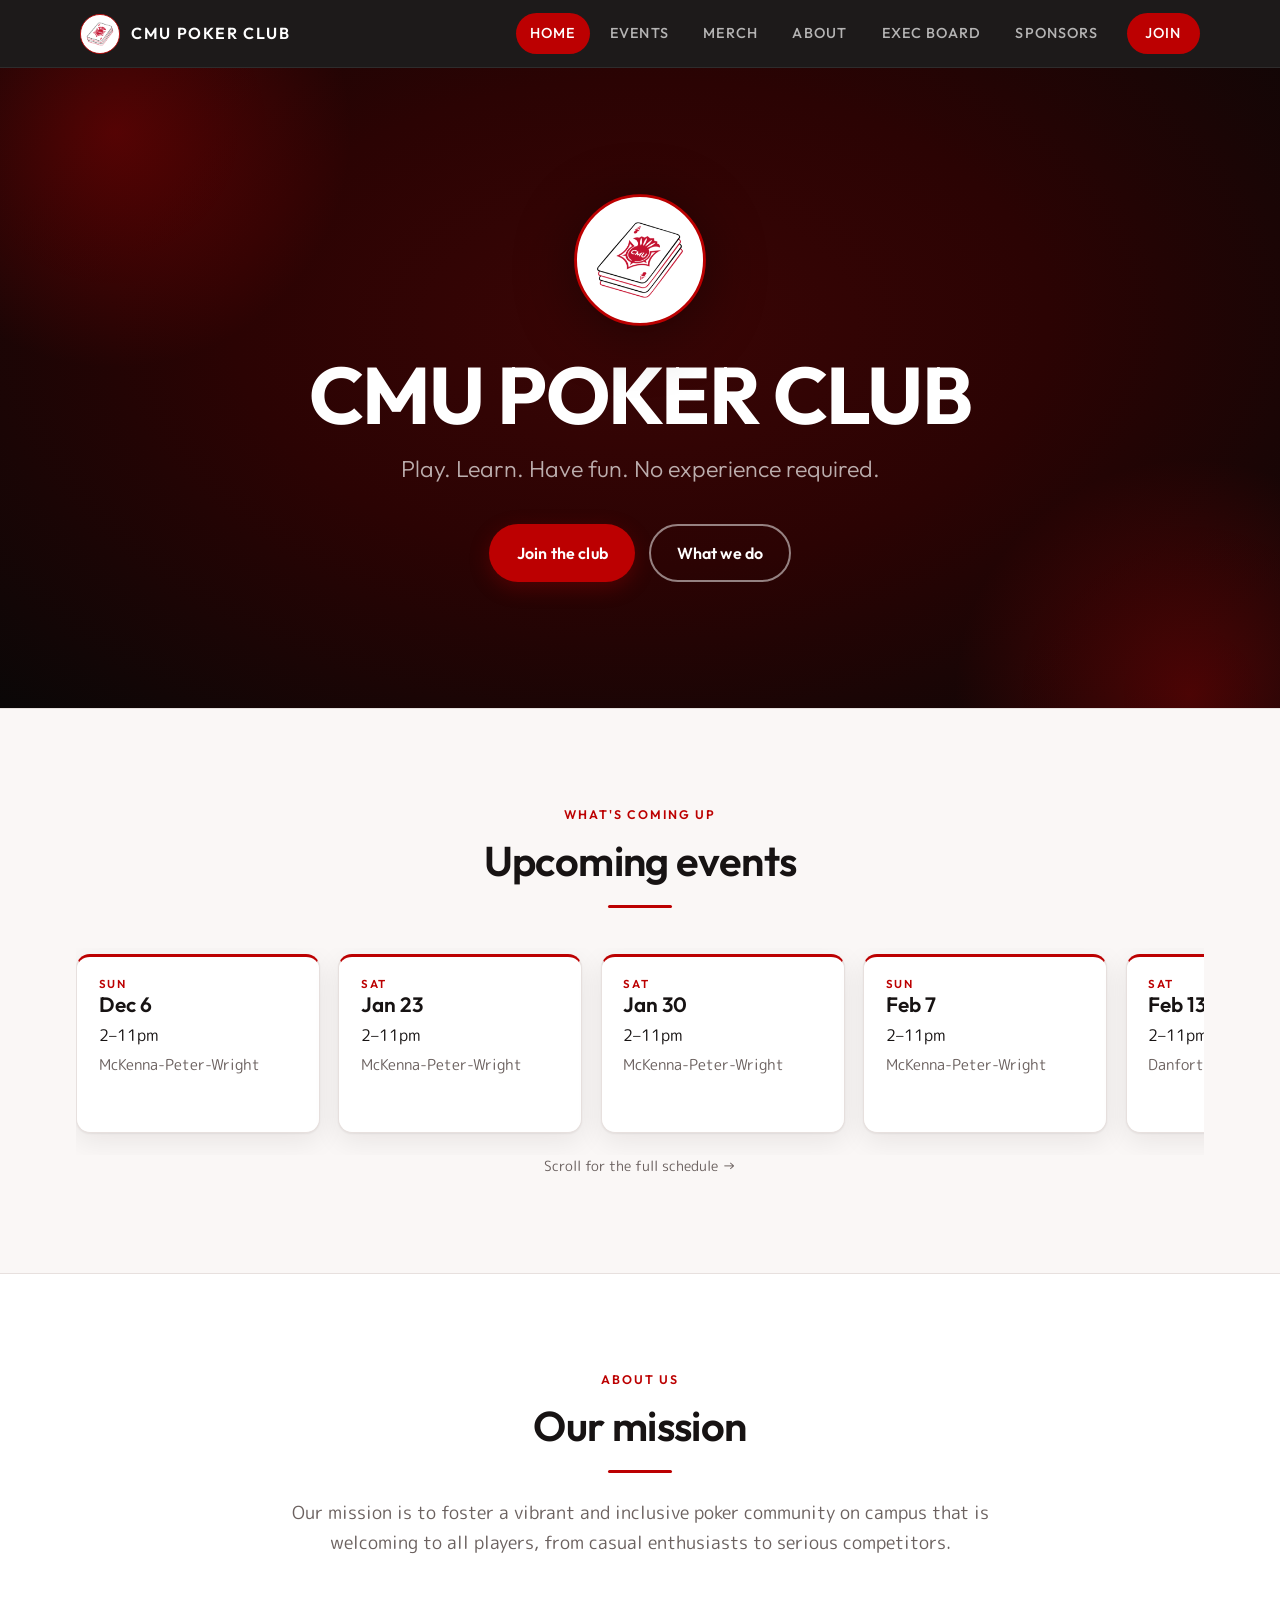
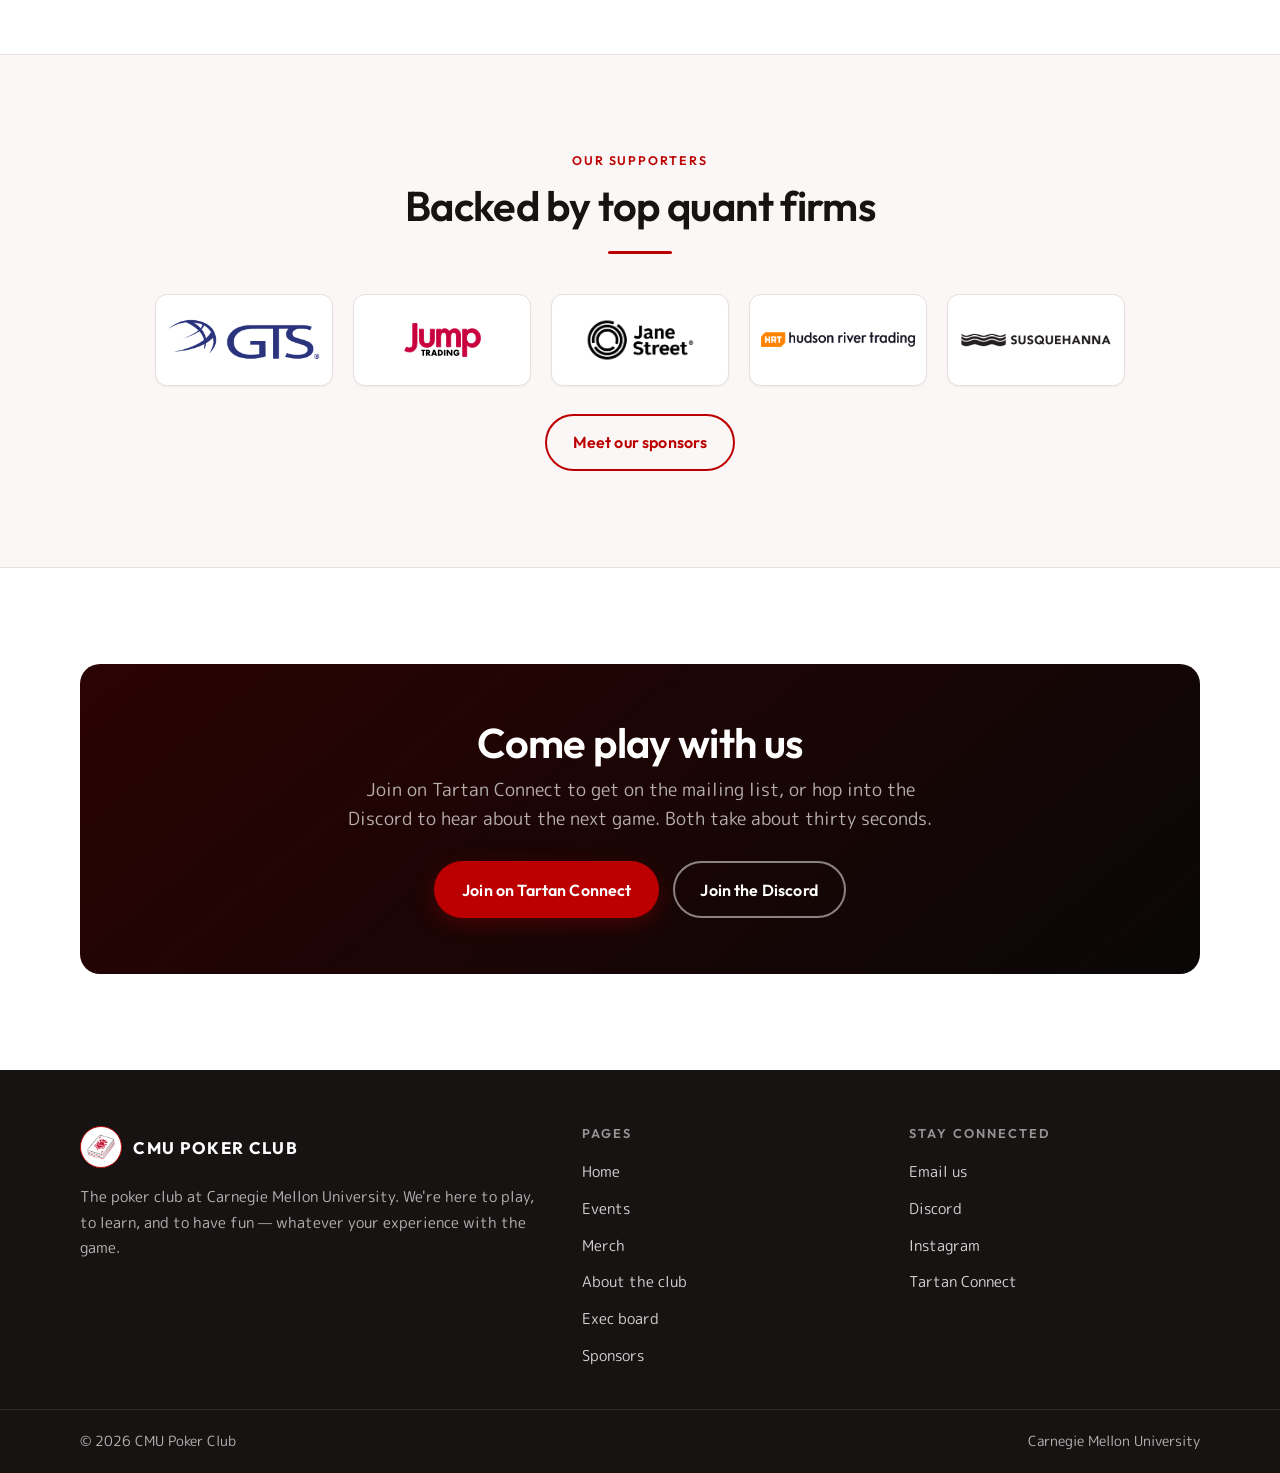
<file: index.html>
<!DOCTYPE html>
<html lang="en">
	<head>
		<meta charset="utf-8" />
		<meta name="viewport" content="width=device-width, initial-scale=1" />
		<title>CMU Poker Club</title>
		<meta
			name="description"
			content="The poker club at Carnegie Mellon University. Open to every skill level, low commitment, and always welcoming new players."
		/>
		<link rel="icon" href="assets/img/logo.svg" />
		<link rel="preconnect" href="https://fonts.googleapis.com" />
		<link rel="preconnect" href="https://fonts.gstatic.com" crossorigin />
		<link
			href="https://fonts.googleapis.com/css2?family=M+PLUS+Rounded+1c:wght@300;400;500;700&family=Outfit:wght@300;400;500;600;700&display=swap"
			rel="stylesheet"
		/>
		<link rel="stylesheet" href="assets/css/site.css" />
	</head>
	<body>
		<!-- ============================================================
		     NAV — this block is repeated on every page. If you change it
		     here, change it in events.html, about.html, execs.html and
		     sponsors.html too.
		     ============================================================ -->
		<header class="nav">
			<div class="wrap nav__inner">
				<a class="nav__brand" href="index.html">
					<img src="assets/img/logo.svg" alt="" />
					<span>CMU Poker Club</span>
				</a>
				<button class="nav__toggle" type="button" aria-expanded="false" aria-controls="nav-links">
					<span></span>
					<span class="sr-only">Menu</span>
				</button>
				<ul class="nav__links" id="nav-links">
					<li><a href="index.html" aria-current="page">Home</a></li>
					<li><a href="events.html">Events</a></li>
					<li><a href="merch.html">Merch</a></li>
					<li><a href="about.html">About</a></li>
					<li><a href="execs.html">Exec Board</a></li>
					<li><a href="sponsors.html">Sponsors</a></li>
					<li><a class="nav__cta" href="#join">Join</a></li>
				</ul>
			</div>
		</header>

		<main>
			<!-- ================================================== HERO -->
			<section class="hero">
				<div class="wrap hero__inner">
					<img class="hero__mark" src="assets/img/logo.svg" alt="CMU Poker Club logo" />
					<h1>CMU Poker Club</h1>
					<p class="hero__tag">Play. Learn. Have fun. No experience required.</p>
					<div class="btn-row">
						<a class="btn btn--primary" href="#join">Join the club</a>
						<a class="btn btn--on-dark" href="about.html">What we do</a>
					</div>
				</div>
			</section>

			<!-- ================================================ EVENTS -->
			<section class="section section--warm">
				<div class="wrap">
					<div class="section-head section-head--center">
						<p class="eyebrow">What's coming up</p>
						<h2>Upcoming events</h2>
						<hr class="rule" />
					</div>

					<!-- ==================================================
					     UPDATING THE SCHEDULE
					     One <article class="event"> per session, in date order,
					     each with data-date set to the day of the session as
					     YYYY-MM-DD. assets/js/schedule.js hides a session the
					     day after that date, so past games drop off on their
					     own and nothing here needs deleting by hand.

					     The date is in two places — the attribute and the text
					     people read — so keep them matching. If they disagree,
					     the attribute decides when the card disappears. A date
					     that can't be read leaves the card up rather than
					     hiding it, so a typo shows a stale card instead of
					     losing a real session.

					     Use <span class="event__tag"> for tournaments and
					     <p class="event__note"> for anything else worth flagging.
					     ================================================== -->
					<div class="events" tabindex="0" role="region" aria-label="Upcoming events" data-schedule-hide-when-empty>
						<article class="event" data-date="2026-11-07">
							<p class="event__date"><span>Sat</span> Nov 7</p>
							<p class="event__time">8:30am–5pm</p>
							<p class="event__place">UC Rangos</p>
							<span class="event__tag">MSCF Tournament</span>
							<p class="event__note"><a href="events.html">Details &amp; registration →</a></p>
						</article>

						<article class="event" data-date="2026-11-21">
							<p class="event__date"><span>Sat</span> Nov 21</p>
							<p class="event__time">2–11pm</p>
							<p class="event__place">Connan</p>
						</article>

						<article class="event" data-date="2026-12-06">
							<p class="event__date"><span>Sun</span> Dec 6</p>
							<p class="event__time">2–11pm</p>
							<p class="event__place">McKenna-Peter-Wright</p>
						</article>

						<article class="event" data-date="2027-01-23">
							<p class="event__date"><span>Sat</span> Jan 23</p>
							<p class="event__time">2–11pm</p>
							<p class="event__place">McKenna-Peter-Wright</p>
						</article>

						<article class="event" data-date="2027-01-30">
							<p class="event__date"><span>Sat</span> Jan 30</p>
							<p class="event__time">2–11pm</p>
							<p class="event__place">McKenna-Peter-Wright</p>
						</article>

						<article class="event" data-date="2027-02-07">
							<p class="event__date"><span>Sun</span> Feb 7</p>
							<p class="event__time">2–11pm</p>
							<p class="event__place">McKenna-Peter-Wright</p>
						</article>

						<article class="event" data-date="2027-02-13">
							<p class="event__date"><span>Sat</span> Feb 13</p>
							<p class="event__time">2–11pm</p>
							<p class="event__place">Danforth Conference Room</p>
						</article>

						<article class="event" data-date="2027-02-20">
							<p class="event__date"><span>Sat</span> Feb 20</p>
							<p class="event__time">2–11pm</p>
							<p class="event__place">Connan</p>
						</article>

						<article class="event" data-date="2027-02-28">
							<p class="event__date"><span>Sun</span> Feb 28</p>
							<p class="event__time">2–11pm</p>
							<p class="event__place">McKenna-Peter-Wright</p>
						</article>

						<article class="event" data-date="2027-03-06">
							<p class="event__date"><span>Sat</span> Mar 6</p>
							<p class="event__time">2–8:30pm</p>
							<p class="event__place">McKenna-Peter-Wright</p>
							<p class="event__note">Spring break hours</p>
						</article>

						<article class="event" data-date="2027-03-13">
							<p class="event__date"><span>Sat</span> Mar 13</p>
							<p class="event__time">2–10pm</p>
							<p class="event__place">Danforth Conference Room</p>
							<p class="event__note">Spring break hours</p>
						</article>

						<article class="event" data-date="2027-03-21">
							<p class="event__date"><span>Sun</span> Mar 21</p>
							<p class="event__time">2–11pm</p>
							<p class="event__place">McKenna-Peter-Wright</p>
						</article>

						<article class="event" data-date="2027-03-28">
							<p class="event__date"><span>Sun</span> Mar 28</p>
							<p class="event__time">2–11pm</p>
							<p class="event__place">Connan</p>
						</article>

						<article class="event" data-date="2027-04-10">
							<p class="event__date"><span>Sat</span> Apr 10</p>
							<p class="event__time">2–11pm</p>
							<p class="event__place">McKenna-Peter-Wright</p>
						</article>

						<article class="event" data-date="2027-04-18">
							<p class="event__date"><span>Sun</span> Apr 18</p>
							<p class="event__time">2–11pm</p>
							<p class="event__place">McKenna-Peter-Wright</p>
						</article>

						<article class="event" data-date="2027-04-25">
							<p class="event__date"><span>Sun</span> Apr 25</p>
							<p class="event__time">2–10:30pm</p>
							<p class="event__place">Rangos 2 &amp; 3</p>
						</article>

						<article class="event" data-date="2027-05-02">
							<p class="event__date"><span>Sun</span> May 2</p>
							<p class="event__time">2–10:30pm</p>
							<p class="event__place">Rangos 2 &amp; 3</p>
						</article>
					</div>

					<p class="events__hint" data-schedule-hide-when-empty>Scroll for the full schedule →</p>
					<p class="empty" data-schedule-empty hidden>
						Nothing on the schedule right now. Check back later.
					</p>
				</div>
			</section>

			<!-- ================================================= PITCH -->
			<section class="section">
				<div class="wrap">
					<div class="section-head section-head--center">
						<p class="eyebrow">About us</p>
						<h2>Our mission</h2>
						<hr class="rule" />
						<p class="lede">
							Our mission is to foster a vibrant and inclusive poker community on campus that is
							welcoming to all players, from casual enthusiasts to serious competitors.
						</p>
					</div>
				</div>
			</section>

			<!-- =============================================== SPONSORS -->
			<section class="section section--warm">
				<div class="wrap">
					<div class="section-head section-head--center">
						<p class="eyebrow">Our supporters</p>
						<h2>Backed by top quant firms</h2>
						<hr class="rule" />
					</div>

					<!-- Logos live in assets/img/sponsors/. A sponsor without a logo
					     file can fall back to a <span class="sponsor__wordmark"> instead. -->
					<div class="logo-strip">
						<a href="sponsors.html"><img src="assets/img/sponsors/gts.png" alt="GTS" /></a>
						<a href="sponsors.html"><img src="assets/img/sponsors/jump.svg" alt="Jump Trading" /></a>
						<a href="sponsors.html"><img src="assets/img/sponsors/janestreet.png" alt="Jane Street" /></a>
						<a href="sponsors.html"><img src="assets/img/sponsors/hrt.png" alt="Hudson River Trading" /></a>
						<a href="sponsors.html"><img src="assets/img/sponsors/sig.png" alt="SIG" /></a>
					</div>

					<div class="btn-row" style="justify-content: center">
						<a class="btn btn--ghost" href="sponsors.html">Meet our sponsors</a>
					</div>
				</div>
			</section>

			<!-- =================================================== JOIN -->
			<section class="section" id="join">
				<div class="wrap">
					<div class="callout">
						<h2>Come play with us</h2>
						<p>
							Join on Tartan Connect to get on the mailing list, or hop into the Discord to hear
							about the next game. Both take about thirty seconds.
						</p>
						<div class="btn-row">
							<a
								class="btn btn--primary"
								href="https://tartanconnect.cmu.edu/poker/club_signup"
								>Join on Tartan Connect</a
							>
							<a class="btn btn--on-dark" href="https://discord.gg/kPfzrEk4em">Join the Discord</a>
						</div>
					</div>
				</div>
			</section>
		</main>

		<!-- ============================================================
		     FOOTER — repeated on every page. Keep the five copies in sync.
		     ============================================================ -->
		<footer class="footer">
			<div class="wrap">
				<div class="footer__grid">
					<div>
						<div class="footer__brand">
							<img src="assets/img/logo.svg" alt="" />
							<strong>CMU Poker Club</strong>
						</div>
						<p>
							The poker club at Carnegie Mellon University. We're here to play, to learn, and to have
							fun — whatever your experience with the game.
						</p>
					</div>
					<div>
						<h4>Pages</h4>
						<ul>
							<li><a href="index.html">Home</a></li>
							<li><a href="events.html">Events</a></li>
							<li><a href="merch.html">Merch</a></li>
							<li><a href="about.html">About the club</a></li>
							<li><a href="execs.html">Exec board</a></li>
							<li><a href="sponsors.html">Sponsors</a></li>
						</ul>
					</div>
					<div>
						<h4>Stay connected</h4>
						<ul>
							<li><a href="mailto:pokerclub@andrew.cmu.edu">Email us</a></li>
							<li><a href="https://discord.gg/kPfzrEk4em">Discord</a></li>
							<li><a href="https://www.instagram.com/cmupokerclub/">Instagram</a></li>
							<li>
								<a href="https://tartanconnect.cmu.edu/poker/club_signup"
									>Tartan Connect</a
								>
							</li>
						</ul>
					</div>
				</div>
			</div>
			<div class="footer__bar">
				<div class="wrap" style="display: flex; flex-wrap: wrap; gap: 0.5rem 1.5rem; justify-content: space-between; width: min(100% - 2.5rem, var(--wrap))">
					<p>© 2026 CMU Poker Club</p>
					<p>Carnegie Mellon University</p>
				</div>
			</div>
		</footer>

		<script src="assets/js/nav.js"></script>
		<script src="assets/js/schedule.js"></script>
	</body>
</html>
</file>
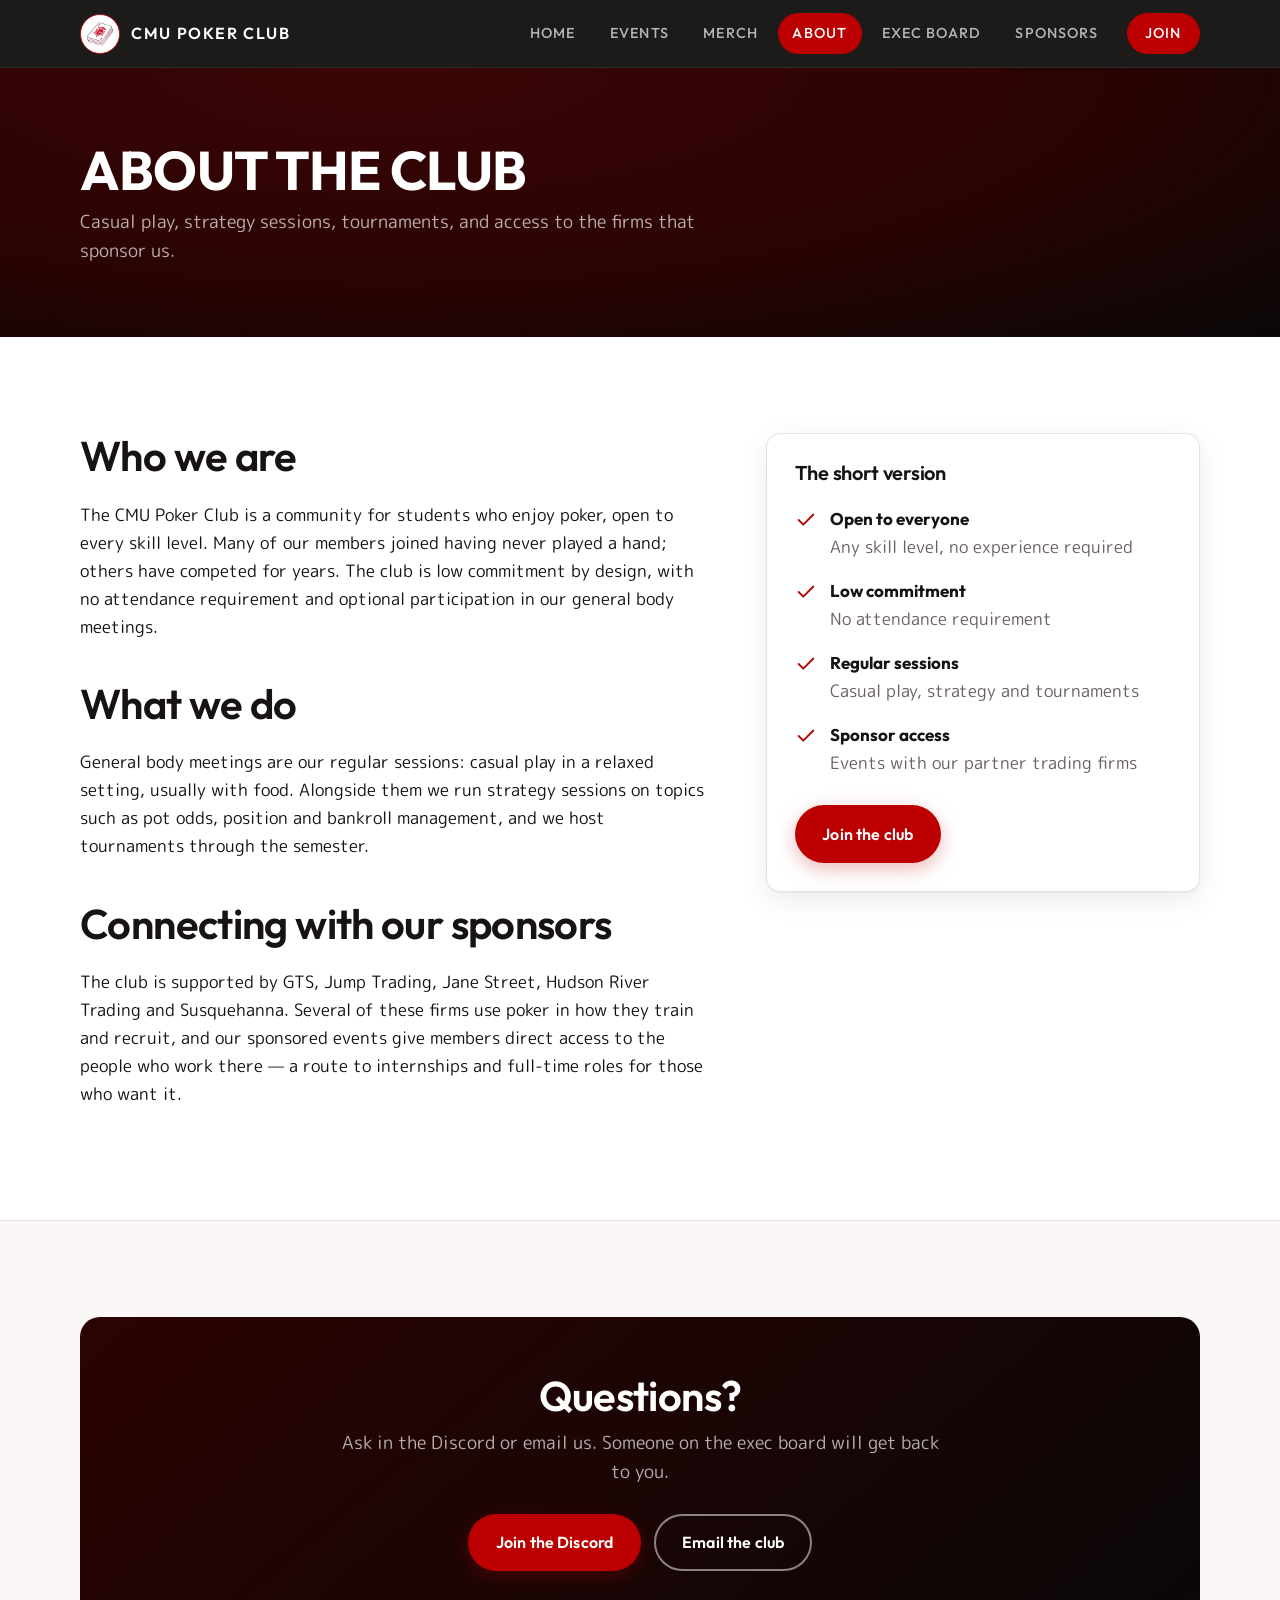
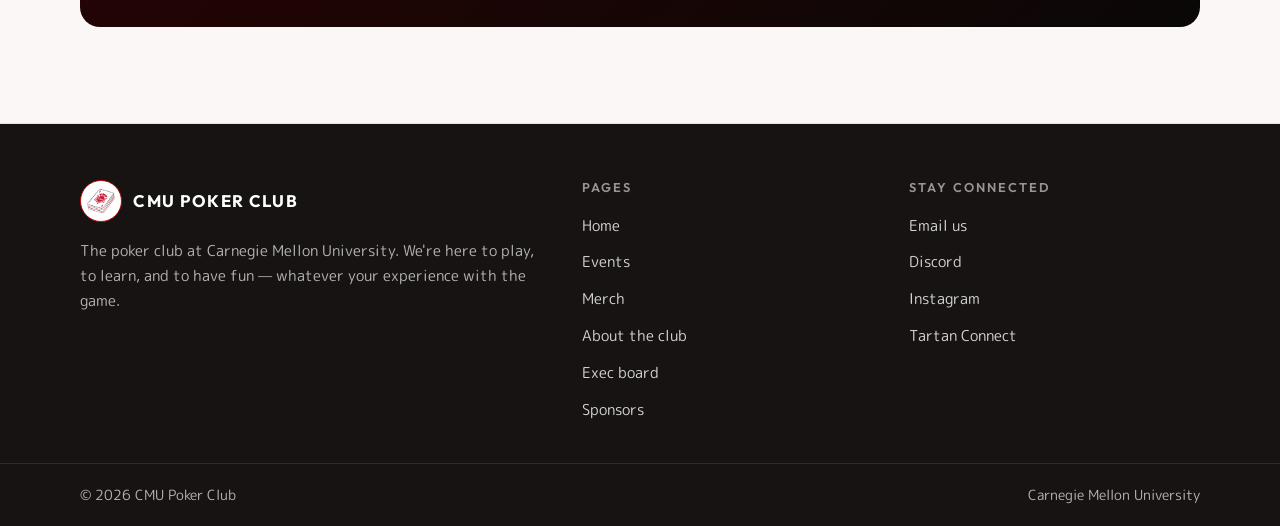
<file: about.html>
<!DOCTYPE html>
<html lang="en">
	<head>
		<meta charset="utf-8" />
		<meta name="viewport" content="width=device-width, initial-scale=1" />
		<title>About · CMU Poker Club</title>
		<meta
			name="description"
			content="What the CMU Poker Club is, who it's for, what we run, and the firms that sponsor us."
		/>
		<link rel="icon" href="assets/img/logo.svg" />
		<link rel="preconnect" href="https://fonts.googleapis.com" />
		<link rel="preconnect" href="https://fonts.gstatic.com" crossorigin />
		<link
			href="https://fonts.googleapis.com/css2?family=M+PLUS+Rounded+1c:wght@300;400;500;700&family=Outfit:wght@300;400;500;600;700&display=swap"
			rel="stylesheet"
		/>
		<link rel="stylesheet" href="assets/css/site.css" />
	</head>
	<body>
		<header class="nav">
			<div class="wrap nav__inner">
				<a class="nav__brand" href="index.html">
					<img src="assets/img/logo.svg" alt="" />
					<span>CMU Poker Club</span>
				</a>
				<button class="nav__toggle" type="button" aria-expanded="false" aria-controls="nav-links">
					<span></span>
					<span class="sr-only">Menu</span>
				</button>
				<ul class="nav__links" id="nav-links">
					<li><a href="index.html">Home</a></li>
					<li><a href="events.html">Events</a></li>
					<li><a href="merch.html">Merch</a></li>
					<li><a href="about.html" aria-current="page">About</a></li>
					<li><a href="execs.html">Exec Board</a></li>
					<li><a href="sponsors.html">Sponsors</a></li>
					<li><a class="nav__cta" href="index.html#join">Join</a></li>
				</ul>
			</div>
		</header>

		<main>
			<section class="banner">
				<div class="wrap">
					<h1>About the club</h1>
					<p>Casual play, strategy sessions, tournaments, and access to the firms that sponsor us.</p>
				</div>
			</section>

			<section class="section">
				<div class="wrap split">
					<div class="prose">
						<h2>Who we are</h2>
						<p>
							The CMU Poker Club is a community for students who enjoy poker, open to every skill
							level. Many of our members joined having never played a hand; others have competed
							for years. The club is low commitment by design, with no attendance requirement and
							optional participation in our general body meetings.
						</p>

						<h2>What we do</h2>
						<p>
							General body meetings are our regular sessions: casual play in a relaxed setting,
							usually with food. Alongside them we run strategy sessions on topics such as pot
							odds, position and bankroll management, and we host tournaments through the semester.
						</p>

						<h2>Connecting with our sponsors</h2>
						<p>
							The club is supported by GTS, Jump Trading, Jane Street, Hudson River Trading and
							Susquehanna. Several of these firms use poker in how they train and recruit, and our
							sponsored events give members direct access to the people who work there — a route
							to internships and full-time roles for those who want it.
						</p>
					</div>

					<aside>
						<div class="card">
							<h3>The short version</h3>
							<ul class="facts" style="margin-top: 1.25rem">
								<li>
									<svg viewBox="0 0 24 24" fill="none" stroke="currentColor" stroke-width="2" stroke-linecap="round" stroke-linejoin="round" aria-hidden="true"><path d="M20 6 9 17l-5-5" /></svg>
									<div>
										<strong>Open to everyone</strong>
										<span>Any skill level, no experience required</span>
									</div>
								</li>
								<li>
									<svg viewBox="0 0 24 24" fill="none" stroke="currentColor" stroke-width="2" stroke-linecap="round" stroke-linejoin="round" aria-hidden="true"><path d="M20 6 9 17l-5-5" /></svg>
									<div>
										<strong>Low commitment</strong>
										<span>No attendance requirement</span>
									</div>
								</li>
								<li>
									<svg viewBox="0 0 24 24" fill="none" stroke="currentColor" stroke-width="2" stroke-linecap="round" stroke-linejoin="round" aria-hidden="true"><path d="M20 6 9 17l-5-5" /></svg>
									<div>
										<strong>Regular sessions</strong>
										<span>Casual play, strategy and tournaments</span>
									</div>
								</li>
								<li>
									<svg viewBox="0 0 24 24" fill="none" stroke="currentColor" stroke-width="2" stroke-linecap="round" stroke-linejoin="round" aria-hidden="true"><path d="M20 6 9 17l-5-5" /></svg>
									<div>
										<strong>Sponsor access</strong>
										<span>Events with our partner trading firms</span>
									</div>
								</li>
							</ul>
							<div class="btn-row">
								<a class="btn btn--primary" href="index.html#join">Join the club</a>
							</div>
						</div>
					</aside>
				</div>
			</section>

			<section class="section section--warm">
				<div class="wrap">
					<div class="callout">
						<h2>Questions?</h2>
						<p>
							Ask in the Discord or email us. Someone on the exec board will get back to you.
						</p>
						<div class="btn-row">
							<a class="btn btn--primary" href="https://discord.gg/kPfzrEk4em">Join the Discord</a>
							<a class="btn btn--on-dark" data-contact href="mailto:pokerclub@andrew.cmu.edu">Email the club</a>
						</div>
					</div>
				</div>
			</section>
		</main>

		<footer class="footer">
			<div class="wrap">
				<div class="footer__grid">
					<div>
						<div class="footer__brand">
							<img src="assets/img/logo.svg" alt="" />
							<strong>CMU Poker Club</strong>
						</div>
						<p>
							The poker club at Carnegie Mellon University. We're here to play, to learn, and to have
							fun — whatever your experience with the game.
						</p>
					</div>
					<div>
						<h4>Pages</h4>
						<ul>
							<li><a href="index.html">Home</a></li>
							<li><a href="events.html">Events</a></li>
							<li><a href="merch.html">Merch</a></li>
							<li><a href="about.html">About the club</a></li>
							<li><a href="execs.html">Exec board</a></li>
							<li><a href="sponsors.html">Sponsors</a></li>
						</ul>
					</div>
					<div>
						<h4>Stay connected</h4>
						<ul>
							<li><a href="mailto:pokerclub@andrew.cmu.edu">Email us</a></li>
							<li><a href="https://discord.gg/kPfzrEk4em">Discord</a></li>
							<li><a href="https://www.instagram.com/cmupokerclub/">Instagram</a></li>
							<li>
								<a href="https://tartanconnect.cmu.edu/poker/club_signup"
									>Tartan Connect</a
								>
							</li>
						</ul>
					</div>
				</div>
			</div>
			<div class="footer__bar">
				<div class="wrap" style="display: flex; flex-wrap: wrap; gap: 0.5rem 1.5rem; justify-content: space-between; width: min(100% - 2.5rem, var(--wrap))">
					<p>© 2026 CMU Poker Club</p>
					<p>Carnegie Mellon University</p>
				</div>
			</div>
		</footer>

		<!-- ============================================================
		     CONTACT DIALOG — opened by anything marked data-contact.
		     The site is static, so this cannot send mail on its own: it
		     fills in the visitor's own email app and they press send there.
		     The address lives in data-to below. This block is repeated on
		     about.html and sponsors.html; keep the two in sync.
		     ============================================================ -->
		<dialog class="contact" data-to="pokerclub@andrew.cmu.edu" aria-labelledby="contact-title">
			<form class="contact__form">
				<div class="contact__head">
					<h2 id="contact-title">Message the club</h2>
					<button class="contact__close" type="button" data-contact-close aria-label="Close">&times;</button>
				</div>
				<p class="contact__note">
					This opens in your email app with everything filled in — you press send there.
				</p>

				<div class="contact__row">
					<div class="contact__field">
						<label for="contact-name">Your name</label>
						<input id="contact-name" name="name" type="text" autocomplete="name" required />
					</div>
					<div class="contact__field">
						<label for="contact-email">Your email</label>
						<input id="contact-email" name="email" type="email" autocomplete="email" required />
					</div>
				</div>

				<div class="contact__field">
					<label for="contact-subject">Subject</label>
					<input id="contact-subject" name="subject" type="text" required />
				</div>

				<div class="contact__field">
					<label for="contact-message">Message</label>
					<textarea id="contact-message" name="message" rows="6" required></textarea>
				</div>

				<div class="contact__actions">
					<button class="btn btn--ghost" type="button" data-contact-close>Cancel</button>
					<button class="btn btn--primary" type="submit">Open in email app</button>
				</div>
			</form>
		</dialog>

		<script src="assets/js/nav.js"></script>
		<script src="assets/js/contact.js"></script>
	</body>
</html>
</file>
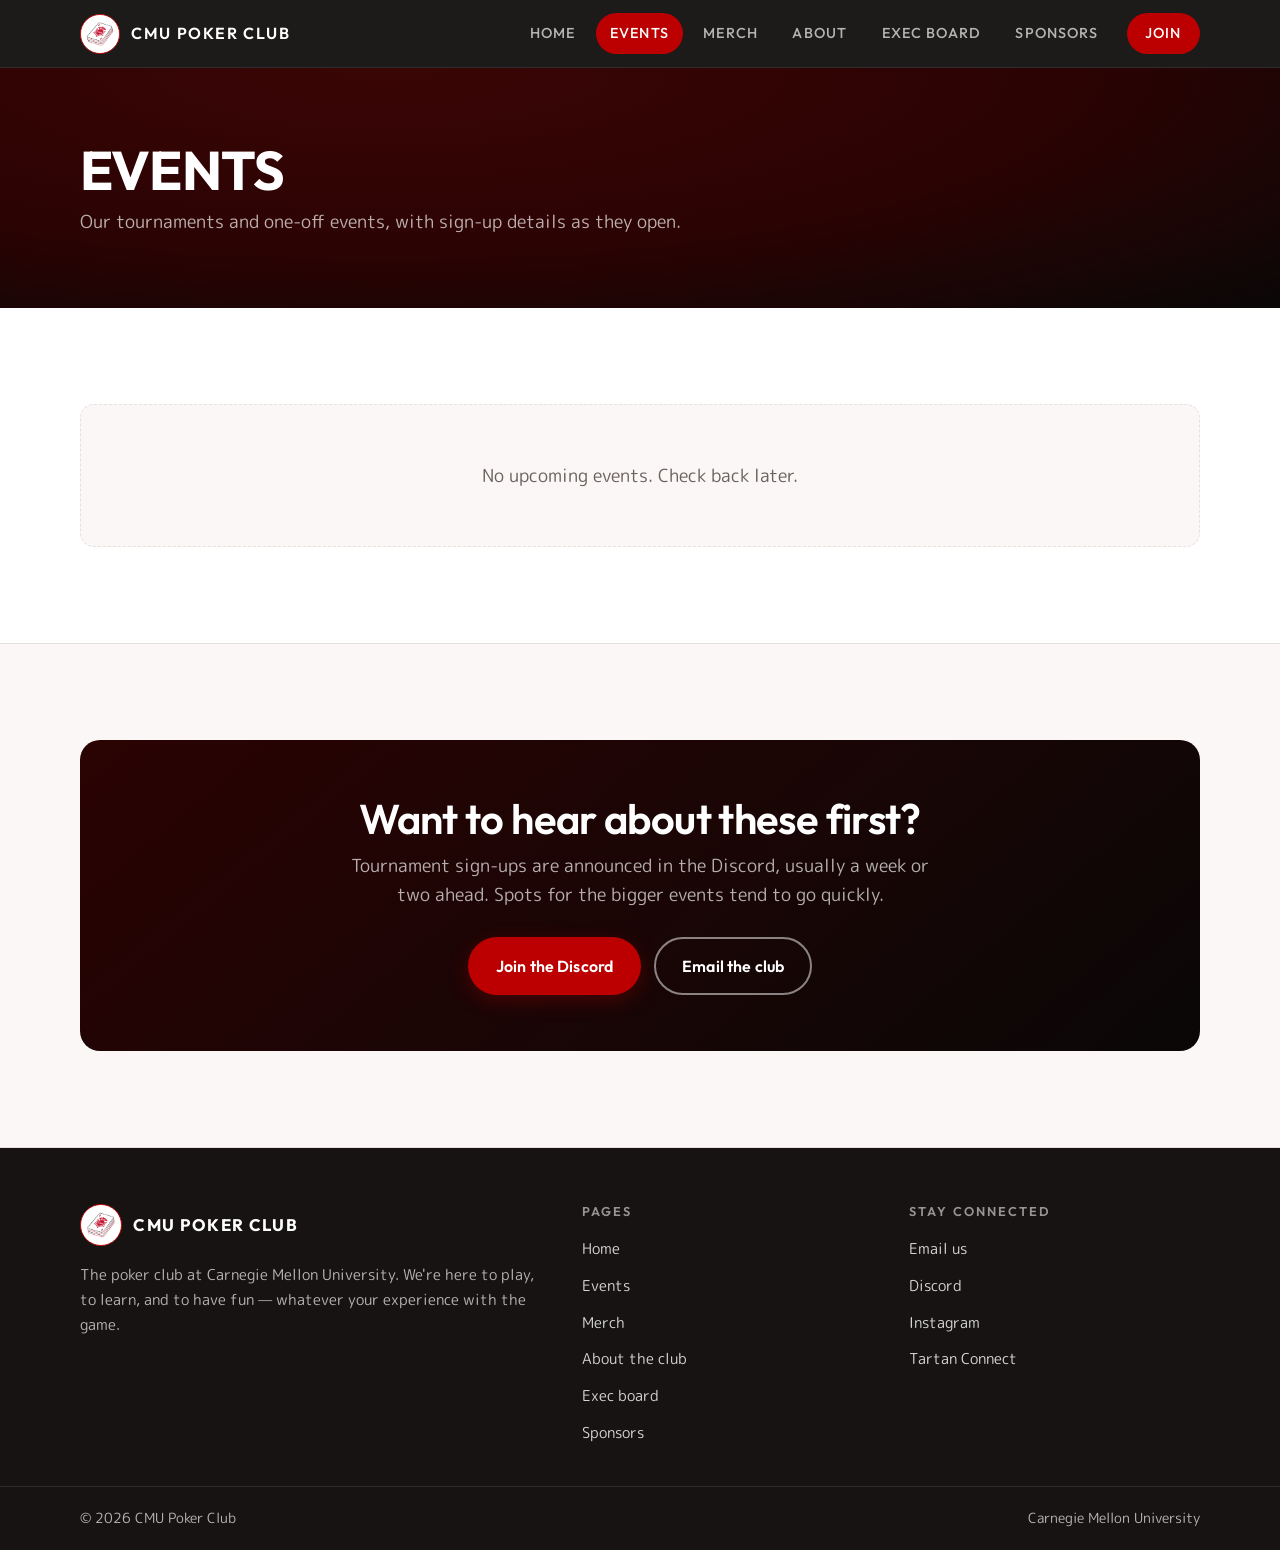
<file: events.html>
<!DOCTYPE html>
<html lang="en">
	<head>
		<meta charset="utf-8" />
		<meta name="viewport" content="width=device-width, initial-scale=1" />
		<title>Events · CMU Poker Club</title>
		<meta
			name="description"
			content="Major tournaments and events run by the CMU Poker Club, with sign-up details."
		/>
		<link rel="icon" href="assets/img/logo.svg" />
		<link rel="preconnect" href="https://fonts.googleapis.com" />
		<link rel="preconnect" href="https://fonts.gstatic.com" crossorigin />
		<link
			href="https://fonts.googleapis.com/css2?family=M+PLUS+Rounded+1c:wght@300;400;500;700&family=Outfit:wght@300;400;500;600;700&display=swap"
			rel="stylesheet"
		/>
		<link rel="stylesheet" href="assets/css/site.css" />
	</head>
	<body>
		<header class="nav">
			<div class="wrap nav__inner">
				<a class="nav__brand" href="index.html">
					<img src="assets/img/logo.svg" alt="" />
					<span>CMU Poker Club</span>
				</a>
				<button class="nav__toggle" type="button" aria-expanded="false" aria-controls="nav-links">
					<span></span>
					<span class="sr-only">Menu</span>
				</button>
				<ul class="nav__links" id="nav-links">
					<li><a href="index.html">Home</a></li>
					<li><a href="events.html" aria-current="page">Events</a></li>
					<li><a href="merch.html">Merch</a></li>
					<li><a href="about.html">About</a></li>
					<li><a href="execs.html">Exec Board</a></li>
					<li><a href="sponsors.html">Sponsors</a></li>
					<li><a class="nav__cta" href="index.html#join">Join</a></li>
				</ul>
			</div>
		</header>

		<main>
			<section class="banner">
				<div class="wrap">
					<h1>Events</h1>
					<p>Our tournaments and one-off events, with sign-up details as they open.</p>
				</div>
			</section>

			<section class="section">
				<div class="wrap">
					<!-- ==================================================
					     POSTING AN EVENT
					     Copy an <article class="tournament"> block for each
					     event, soonest first, and set its data-date to the day
					     of the event as YYYY-MM-DD. assets/js/schedule.js hides
					     an event the day after that date, and shows the "no
					     upcoming events" line once they have all gone, so
					     nothing here needs deleting by hand.

					     Get the date wrong and the event simply stays up — a
					     bad date never hides an event that is really happening.

					     The sign-up button is an ordinary link — point it at
					     a Google Form, a Tartan Connect event page, or
					     wherever you are taking registrations. This site is
					     static, so it cannot collect sign-ups itself. Drop
					     the whole btn-row while sign-ups are not open yet;
					     a dead button is worse than none.

					     Both <img class="tournament__sponsor"> and the
					     <span class="tournament__badge"> are optional — leave
					     them out for an ordinary club tournament.
					     ================================================== -->

					<article class="tournament" data-date="2026-11-07">
						<div class="tournament__when">
							<p class="tournament__date"><span>Sat</span> Nov 7</p>
							<p class="tournament__time">8:30am–5pm</p>
							<div class="tournament__sponsors">
								<img src="assets/img/sponsors/janestreet.png" alt="Jane Street" />
								<img src="assets/img/sponsors/jump.svg" alt="Jump Trading" />
								<img src="assets/img/sponsors/gts.png" alt="GTS" />
							</div>
						</div>
						<div class="tournament__body">
							<h2>
								MSCF Poker Tournament
								<span class="tournament__badge">Open to all students</span>
							</h2>
							<p class="tournament__meta">UC Rangos · With the MSCF program</p>
							<p>
								A full day of tournament poker against other CMU students, run in partnership
								with the MSCF program and sponsored by Jane Street, Jump Trading and GTS.
								Registration is open to students of every year and every skill level.
								Breakfast and lunch are provided.
							</p>

							<ol class="runsheet">
								<li><span>8:30–9:30am</span> Registration and breakfast</li>
								<li><span>9:30–9:45am</span> Welcome and opening remarks</li>
								<li><span>9:45am–12:00pm</span> Tournament play</li>
								<li><span>12:00–12:45pm</span> Lunch</li>
								<li><span>12:45–4:45pm</span> Tournament play</li>
								<li><span>4:45pm</span> Awards</li>
							</ol>

							<div class="btn-row">
								<a
									class="btn btn--primary"
									href="https://forms.gle/17A3oCmPKnAahSNcA"
									target="_blank"
									rel="noreferrer"
									>Register</a
								>
							</div>
						</div>
					</article>

					<article class="tournament" data-date="2026-09-27">
						<div class="tournament__when">
							<p class="tournament__date"><span>Sun</span> Sep 27</p>
							<p class="tournament__time">1–8pm</p>
							<img
								class="tournament__sponsor"
								src="assets/img/sponsors/gts.png"
								alt="Sponsored by GTS"
							/>
						</div>
						<div class="tournament__body">
							<h2>
								GTS Sponsored Tournament
								<span class="tournament__badge">Invite only</span>
							</h2>
							<p class="tournament__meta">McKenna-Peter-Wright · Prizes</p>
							<p>
								A tournament run with GTS, the electronic market maker. Recruiters and traders
								from the firm play alongside members, so there is plenty of room to talk to
								them between hands — about the work, about how they hire, or about the hand
								you just misplayed. Prizes include speakers, games consoles and other tech.
							</p>
							<div class="btn-row">
								<a
									class="btn btn--primary"
									href="https://forms.gle/Wej165ovVFDmTFJS9"
									target="_blank"
									rel="noreferrer"
									>Sign up</a
								>
							</div>
						</div>
					</article>

					<!-- Shown automatically once every event above has passed. -->
					<p class="empty" data-schedule-empty hidden>No upcoming events. Check back later.</p>
				</div>
			</section>

			<section class="section section--warm">
				<div class="wrap">
					<div class="callout">
						<h2>Want to hear about these first?</h2>
						<p>
							Tournament sign-ups are announced in the Discord, usually a week or two ahead.
							Spots for the bigger events tend to go quickly.
						</p>
						<div class="btn-row">
							<a class="btn btn--primary" href="https://discord.gg/kPfzrEk4em">Join the Discord</a>
							<a class="btn btn--on-dark" data-contact href="mailto:pokerclub@andrew.cmu.edu"
								>Email the club</a
							>
						</div>
					</div>
				</div>
			</section>
		</main>

		<footer class="footer">
			<div class="wrap">
				<div class="footer__grid">
					<div>
						<div class="footer__brand">
							<img src="assets/img/logo.svg" alt="" />
							<strong>CMU Poker Club</strong>
						</div>
						<p>
							The poker club at Carnegie Mellon University. We're here to play, to learn, and to have
							fun — whatever your experience with the game.
						</p>
					</div>
					<div>
						<h4>Pages</h4>
						<ul>
							<li><a href="index.html">Home</a></li>
							<li><a href="events.html">Events</a></li>
							<li><a href="merch.html">Merch</a></li>
							<li><a href="about.html">About the club</a></li>
							<li><a href="execs.html">Exec board</a></li>
							<li><a href="sponsors.html">Sponsors</a></li>
						</ul>
					</div>
					<div>
						<h4>Stay connected</h4>
						<ul>
							<li><a href="mailto:pokerclub@andrew.cmu.edu">Email us</a></li>
							<li><a href="https://discord.gg/kPfzrEk4em">Discord</a></li>
							<li><a href="https://www.instagram.com/cmupokerclub/">Instagram</a></li>
							<li>
								<a href="https://tartanconnect.cmu.edu/poker/club_signup">Tartan Connect</a>
							</li>
						</ul>
					</div>
				</div>
			</div>
			<div class="footer__bar">
				<div class="wrap" style="display: flex; flex-wrap: wrap; gap: 0.5rem 1.5rem; justify-content: space-between; width: min(100% - 2.5rem, var(--wrap))">
					<p>© 2026 CMU Poker Club</p>
					<p>Carnegie Mellon University</p>
				</div>
			</div>
		</footer>

		<!-- ============================================================
		     CONTACT DIALOG — opened by anything marked data-contact.
		     The site is static, so this cannot send mail on its own: it
		     fills in the visitor's own email app and they press send there.
		     The address lives in data-to below. This block is repeated on
		     about.html, events.html and sponsors.html; keep them in sync.
		     ============================================================ -->
		<dialog class="contact" data-to="pokerclub@andrew.cmu.edu" aria-labelledby="contact-title">
			<form class="contact__form">
				<div class="contact__head">
					<h2 id="contact-title">Message the club</h2>
					<button class="contact__close" type="button" data-contact-close aria-label="Close">&times;</button>
				</div>
				<p class="contact__note">
					This opens in your email app with everything filled in — you press send there.
				</p>

				<div class="contact__row">
					<div class="contact__field">
						<label for="contact-name">Your name</label>
						<input id="contact-name" name="name" type="text" autocomplete="name" required />
					</div>
					<div class="contact__field">
						<label for="contact-email">Your email</label>
						<input id="contact-email" name="email" type="email" autocomplete="email" required />
					</div>
				</div>

				<div class="contact__field">
					<label for="contact-subject">Subject</label>
					<input id="contact-subject" name="subject" type="text" required />
				</div>

				<div class="contact__field">
					<label for="contact-message">Message</label>
					<textarea id="contact-message" name="message" rows="6" required></textarea>
				</div>

				<div class="contact__actions">
					<button class="btn btn--ghost" type="button" data-contact-close>Cancel</button>
					<button class="btn btn--primary" type="submit">Open in email app</button>
				</div>
			</form>
		</dialog>

		<script src="assets/js/nav.js"></script>
		<script src="assets/js/contact.js"></script>
		<script src="assets/js/schedule.js"></script>
	</body>
</html>
</file>
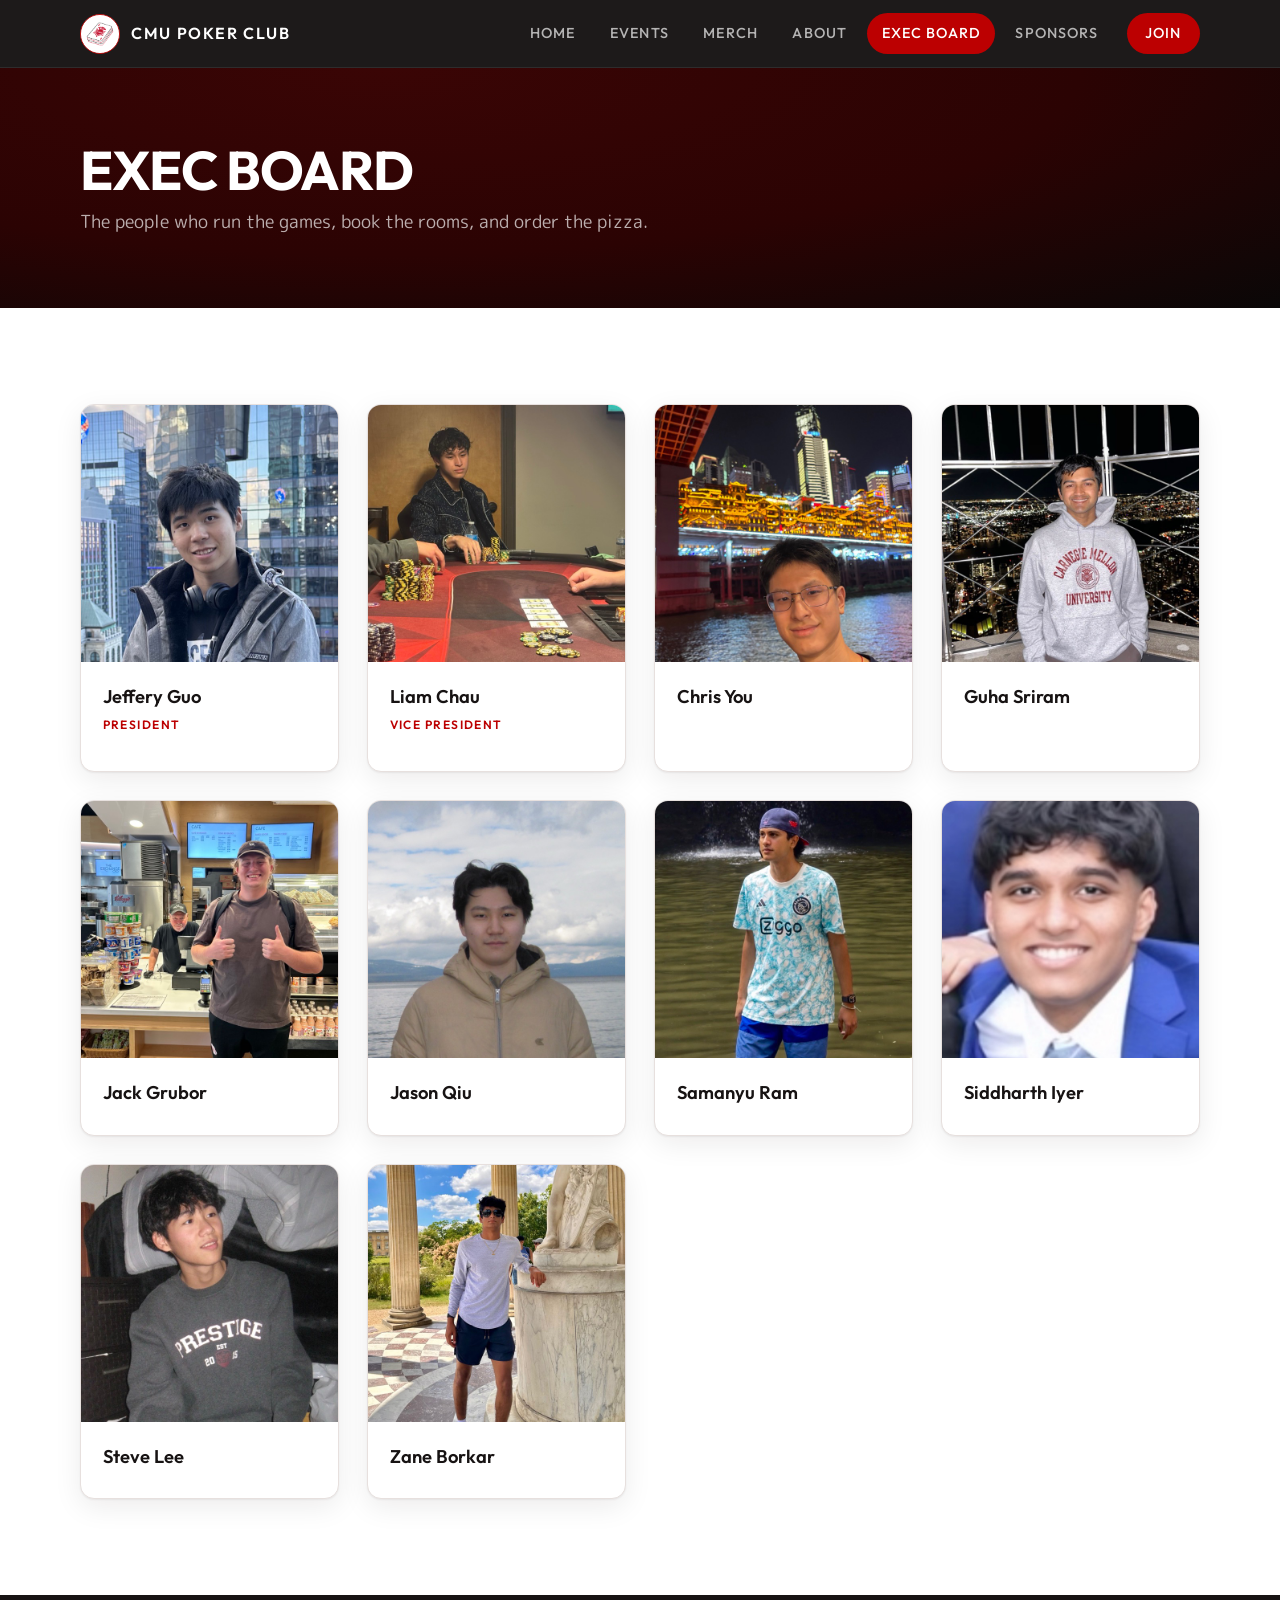
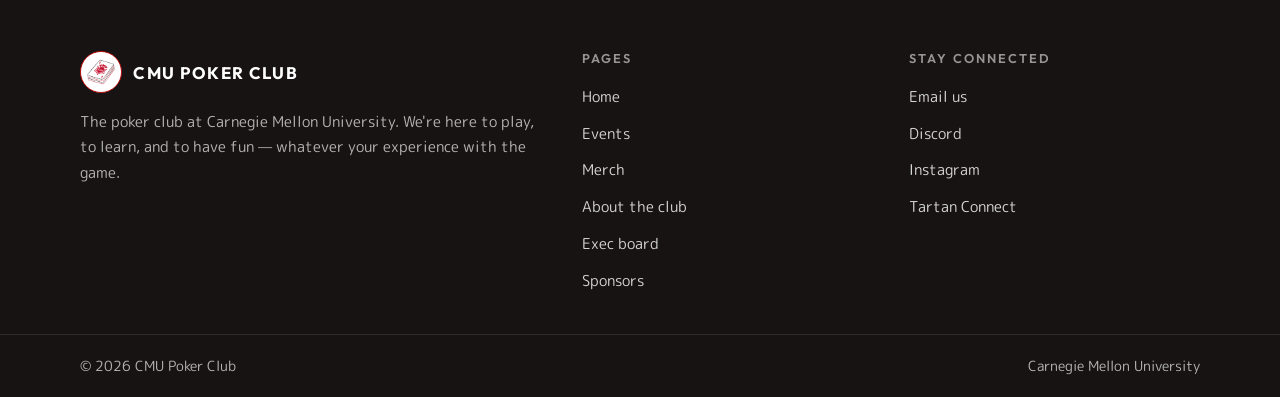
<file: execs.html>
<!DOCTYPE html>
<html lang="en">
	<head>
		<meta charset="utf-8" />
		<meta name="viewport" content="width=device-width, initial-scale=1" />
		<title>Exec Board · CMU Poker Club</title>
		<meta name="description" content="The people running the CMU Poker Club." />
		<link rel="icon" href="assets/img/logo.svg" />
		<link rel="preconnect" href="https://fonts.googleapis.com" />
		<link rel="preconnect" href="https://fonts.gstatic.com" crossorigin />
		<link
			href="https://fonts.googleapis.com/css2?family=M+PLUS+Rounded+1c:wght@300;400;500;700&family=Outfit:wght@300;400;500;600;700&display=swap"
			rel="stylesheet"
		/>
		<link rel="stylesheet" href="assets/css/site.css" />
	</head>
	<body>
		<header class="nav">
			<div class="wrap nav__inner">
				<a class="nav__brand" href="index.html">
					<img src="assets/img/logo.svg" alt="" />
					<span>CMU Poker Club</span>
				</a>
				<button class="nav__toggle" type="button" aria-expanded="false" aria-controls="nav-links">
					<span></span>
					<span class="sr-only">Menu</span>
				</button>
				<ul class="nav__links" id="nav-links">
					<li><a href="index.html">Home</a></li>
					<li><a href="events.html">Events</a></li>
					<li><a href="merch.html">Merch</a></li>
					<li><a href="about.html">About</a></li>
					<li><a href="execs.html" aria-current="page">Exec Board</a></li>
					<li><a href="sponsors.html">Sponsors</a></li>
					<li><a class="nav__cta" href="index.html#join">Join</a></li>
				</ul>
			</div>
		</header>

		<main>
			<section class="banner">
				<div class="wrap">
					<h1>Exec board</h1>
					<p>The people who run the games, book the rooms, and order the pizza.</p>
				</div>
			</section>

			<section class="section">
				<div class="wrap">
					<!-- ==================================================
					     ADDING AN EXEC
					     1. Put a square headshot in assets/img/execs/, named
					        firstname-lastname.jpg (640x640 is what we use).
					     2. Copy one <article class="exec"> block below and
					        update the src and the name.
					     3. Optional extras, in this order inside exec__body:
					          <p class="exec__role">President</p>
					          <p class="exec__bio">A sentence about them.</p>
					        Leave either out and the card just closes up.
					     The cards are ordered president, VP, then alphabetical.
					     ================================================== -->
					<div class="exec-grid">
						<article class="exec">
							<img class="exec__photo" src="assets/img/execs/jeffery-guo.jpg" alt="" />
							<div class="exec__body">
								<p class="exec__name">Jeffery Guo</p>
								<p class="exec__role">President</p>
							</div>
						</article>

						<article class="exec">
							<img class="exec__photo" src="assets/img/execs/liam-chau.jpg" alt="" />
							<div class="exec__body">
								<p class="exec__name">Liam Chau</p>
								<p class="exec__role">Vice President</p>
							</div>
						</article>

						<article class="exec">
							<img class="exec__photo" src="assets/img/execs/chris-you.jpg" alt="" />
							<div class="exec__body">
								<p class="exec__name">Chris You</p>
							</div>
						</article>

						<article class="exec">
							<img class="exec__photo" src="assets/img/execs/guha-sriram.jpg" alt="" />
							<div class="exec__body">
								<p class="exec__name">Guha Sriram</p>
							</div>
						</article>

						<article class="exec">
							<img class="exec__photo" src="assets/img/execs/jack-grubor.jpg" alt="" />
							<div class="exec__body">
								<p class="exec__name">Jack Grubor</p>
							</div>
						</article>

						<article class="exec">
							<img class="exec__photo" src="assets/img/execs/jason-qiu.jpg" alt="" />
							<div class="exec__body">
								<p class="exec__name">Jason Qiu</p>
							</div>
						</article>

						<article class="exec">
							<img class="exec__photo" src="assets/img/execs/samanyu-ram.jpg" alt="" />
							<div class="exec__body">
								<p class="exec__name">Samanyu Ram</p>
							</div>
						</article>

						<article class="exec">
							<img class="exec__photo" src="assets/img/execs/siddharth-iyer.jpg" alt="" />
							<div class="exec__body">
								<p class="exec__name">Siddharth Iyer</p>
							</div>
						</article>

						<article class="exec">
							<img class="exec__photo" src="assets/img/execs/steve-lee.jpg" alt="" />
							<div class="exec__body">
								<p class="exec__name">Steve Lee</p>
							</div>
						</article>

						<article class="exec">
							<img class="exec__photo" src="assets/img/execs/zane-borkar.jpg" alt="" />
							<div class="exec__body">
								<p class="exec__name">Zane Borkar</p>
							</div>
						</article>
					</div>
				</div>
			</section>
		</main>

		<footer class="footer">
			<div class="wrap">
				<div class="footer__grid">
					<div>
						<div class="footer__brand">
							<img src="assets/img/logo.svg" alt="" />
							<strong>CMU Poker Club</strong>
						</div>
						<p>
							The poker club at Carnegie Mellon University. We're here to play, to learn, and to have
							fun — whatever your experience with the game.
						</p>
					</div>
					<div>
						<h4>Pages</h4>
						<ul>
							<li><a href="index.html">Home</a></li>
							<li><a href="events.html">Events</a></li>
							<li><a href="merch.html">Merch</a></li>
							<li><a href="about.html">About the club</a></li>
							<li><a href="execs.html">Exec board</a></li>
							<li><a href="sponsors.html">Sponsors</a></li>
						</ul>
					</div>
					<div>
						<h4>Stay connected</h4>
						<ul>
							<li><a href="mailto:pokerclub@andrew.cmu.edu">Email us</a></li>
							<li><a href="https://discord.gg/kPfzrEk4em">Discord</a></li>
							<li><a href="https://www.instagram.com/cmupokerclub/">Instagram</a></li>
							<li>
								<a href="https://tartanconnect.cmu.edu/poker/club_signup"
									>Tartan Connect</a
								>
							</li>
						</ul>
					</div>
				</div>
			</div>
			<div class="footer__bar">
				<div class="wrap" style="display: flex; flex-wrap: wrap; gap: 0.5rem 1.5rem; justify-content: space-between; width: min(100% - 2.5rem, var(--wrap))">
					<p>© 2026 CMU Poker Club</p>
					<p>Carnegie Mellon University</p>
				</div>
			</div>
		</footer>

		<script src="assets/js/nav.js"></script>
	</body>
</html>
</file>
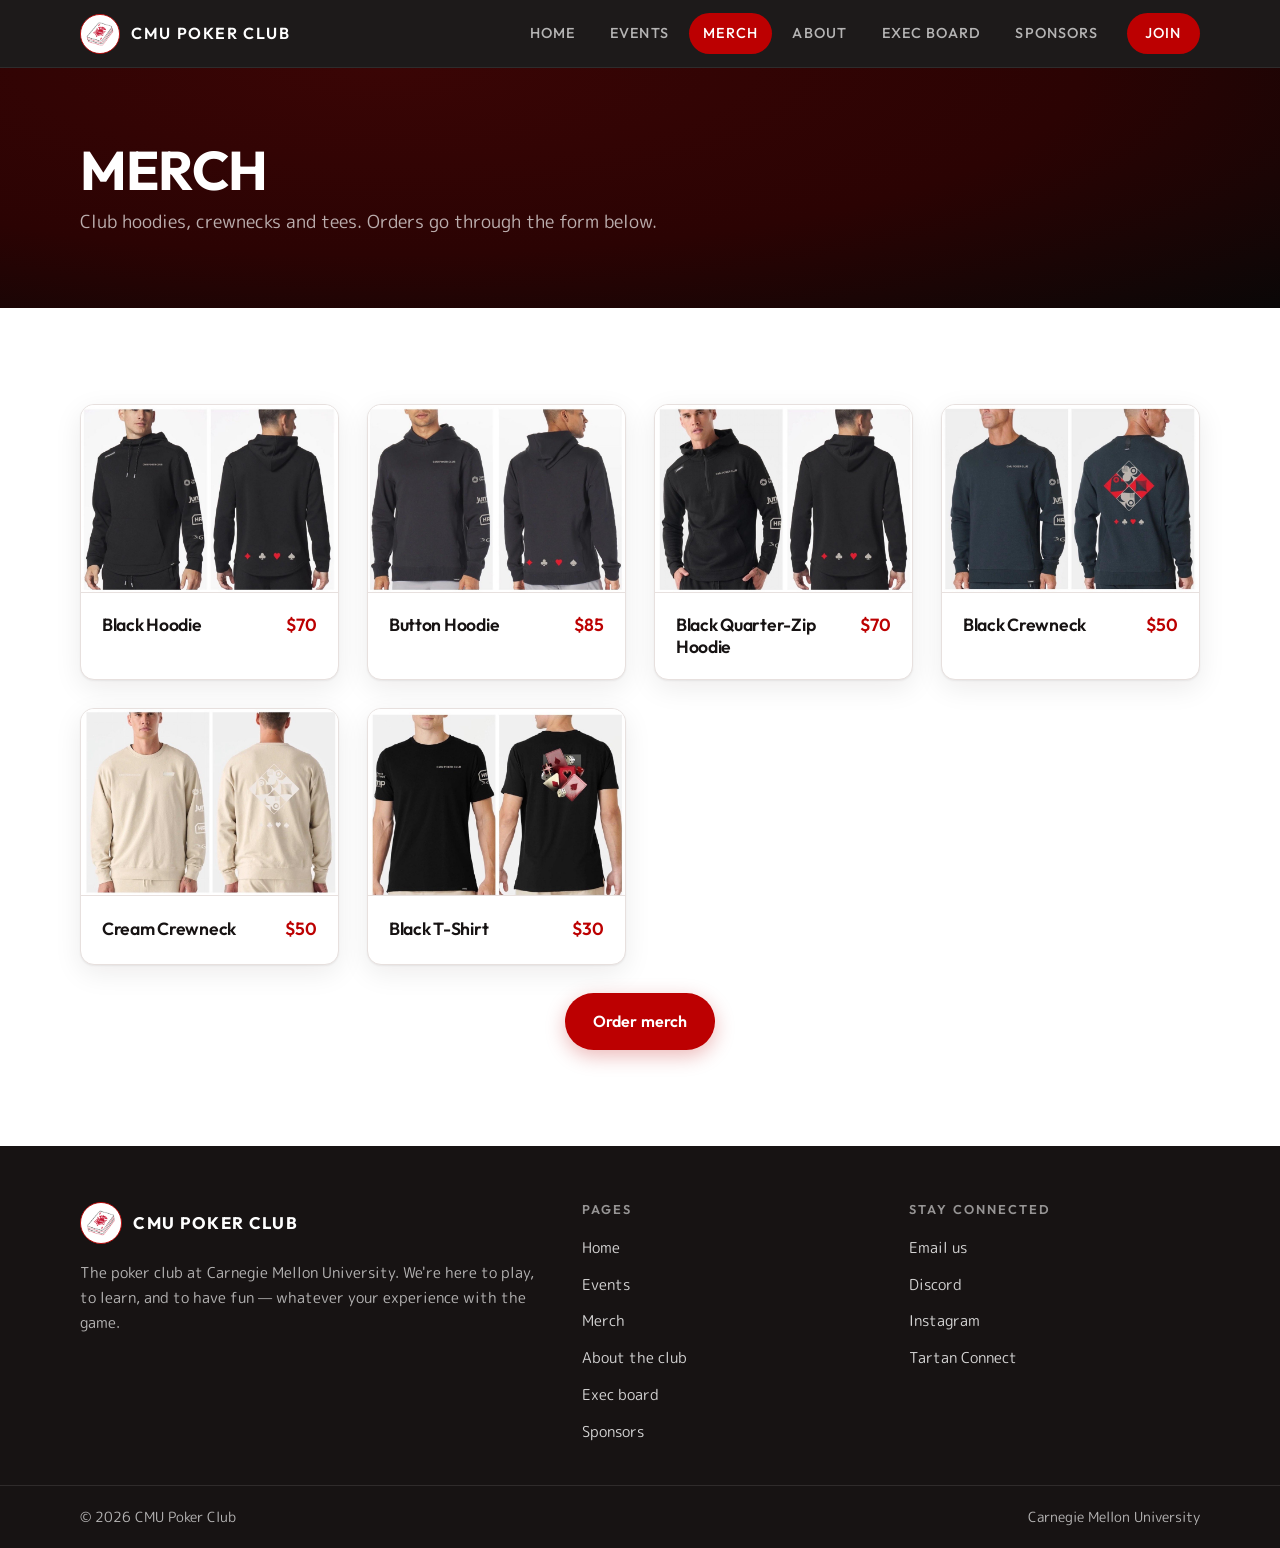
<file: merch.html>
<!DOCTYPE html>
<html lang="en">
	<head>
		<meta charset="utf-8" />
		<meta name="viewport" content="width=device-width, initial-scale=1" />
		<title>Merch · CMU Poker Club</title>
		<meta
			name="description"
			content="CMU Poker Club merchandise — hoodies, crewnecks and tees, ordered through our order form."
		/>
		<link rel="icon" href="assets/img/logo.svg" />
		<link rel="preconnect" href="https://fonts.googleapis.com" />
		<link rel="preconnect" href="https://fonts.gstatic.com" crossorigin />
		<link
			href="https://fonts.googleapis.com/css2?family=M+PLUS+Rounded+1c:wght@300;400;500;700&family=Outfit:wght@300;400;500;600;700&display=swap"
			rel="stylesheet"
		/>
		<link rel="stylesheet" href="assets/css/site.css" />
	</head>
	<body>
		<header class="nav">
			<div class="wrap nav__inner">
				<a class="nav__brand" href="index.html">
					<img src="assets/img/logo.svg" alt="" />
					<span>CMU Poker Club</span>
				</a>
				<button class="nav__toggle" type="button" aria-expanded="false" aria-controls="nav-links">
					<span></span>
					<span class="sr-only">Menu</span>
				</button>
				<ul class="nav__links" id="nav-links">
					<li><a href="index.html">Home</a></li>
					<li><a href="events.html">Events</a></li>
					<li><a href="merch.html" aria-current="page">Merch</a></li>
					<li><a href="about.html">About</a></li>
					<li><a href="execs.html">Exec Board</a></li>
					<li><a href="sponsors.html">Sponsors</a></li>
					<li><a class="nav__cta" href="index.html#join">Join</a></li>
				</ul>
			</div>
		</header>

		<main>
			<section class="banner">
				<div class="wrap">
					<h1>Merch</h1>
					<p>Club hoodies, crewnecks and tees. Orders go through the form below.</p>
				</div>
			</section>

			<section class="section">
				<div class="wrap">
					<!-- ==================================================
					     UPDATING THE MERCH
					     One <article class="merch"> per item. The photos come
					     from the order form — keep the two in step, so nobody
					     orders something they saw here and can't find there.

					     When a run closes, swap the order button for a line
					     saying orders are shut and when the next run opens.
					     ================================================== -->
					<div class="merch-grid">
						<article class="merch">
							<img
								class="merch__photo"
								src="assets/img/merch/black-hoodie.jpg"
								alt="Black hoodie with the CMU Poker Club logo"
							/>
							<div class="merch__body">
								<h2 class="merch__name">Black Hoodie</h2>
								<p class="merch__price">$70</p>
							</div>
						</article>

						<article class="merch">
							<img
								class="merch__photo"
								src="assets/img/merch/button-hoodie.jpg"
								alt="Button hoodie with the CMU Poker Club logo"
							/>
							<div class="merch__body">
								<h2 class="merch__name">Button Hoodie</h2>
								<p class="merch__price">$85</p>
							</div>
						</article>

						<article class="merch">
							<img
								class="merch__photo"
								src="assets/img/merch/quarter-zip.jpg"
								alt="Black quarter-zip hoodie with the CMU Poker Club logo"
							/>
							<div class="merch__body">
								<h2 class="merch__name">Black Quarter-Zip Hoodie</h2>
								<p class="merch__price">$70</p>
							</div>
						</article>

						<article class="merch">
							<img
								class="merch__photo"
								src="assets/img/merch/black-crewneck.jpg"
								alt="Black crewneck with the CMU Poker Club logo"
							/>
							<div class="merch__body">
								<h2 class="merch__name">Black Crewneck</h2>
								<p class="merch__price">$50</p>
							</div>
						</article>

						<article class="merch">
							<img
								class="merch__photo"
								src="assets/img/merch/cream-crewneck.jpg"
								alt="Cream crewneck with the CMU Poker Club logo"
							/>
							<div class="merch__body">
								<h2 class="merch__name">Cream Crewneck</h2>
								<p class="merch__price">$50</p>
							</div>
						</article>

						<article class="merch">
							<img
								class="merch__photo"
								src="assets/img/merch/black-tshirt.jpg"
								alt="Black t-shirt with the CMU Poker Club logo"
							/>
							<div class="merch__body">
								<h2 class="merch__name">Black T-Shirt</h2>
								<p class="merch__price">$30</p>
							</div>
						</article>
					</div>

					<div class="btn-row" style="justify-content: center">
						<a
							class="btn btn--primary"
							href="https://docs.google.com/forms/d/e/1FAIpQLSfM_DVA3bCJexbwtheRMRQNXZg7VobY2_6NxmS8X_YJCRGGuQ/viewform"
							target="_blank"
							rel="noreferrer"
							>Order merch</a
						>
					</div>
				</div>
			</section>
		</main>

		<footer class="footer">
			<div class="wrap">
				<div class="footer__grid">
					<div>
						<div class="footer__brand">
							<img src="assets/img/logo.svg" alt="" />
							<strong>CMU Poker Club</strong>
						</div>
						<p>
							The poker club at Carnegie Mellon University. We're here to play, to learn, and to have
							fun — whatever your experience with the game.
						</p>
					</div>
					<div>
						<h4>Pages</h4>
						<ul>
							<li><a href="index.html">Home</a></li>
							<li><a href="events.html">Events</a></li>
							<li><a href="merch.html">Merch</a></li>
							<li><a href="about.html">About the club</a></li>
							<li><a href="execs.html">Exec board</a></li>
							<li><a href="sponsors.html">Sponsors</a></li>
						</ul>
					</div>
					<div>
						<h4>Stay connected</h4>
						<ul>
							<li><a href="mailto:pokerclub@andrew.cmu.edu">Email us</a></li>
							<li><a href="https://discord.gg/kPfzrEk4em">Discord</a></li>
							<li><a href="https://www.instagram.com/cmupokerclub/">Instagram</a></li>
							<li>
								<a href="https://tartanconnect.cmu.edu/poker/club_signup">Tartan Connect</a>
							</li>
						</ul>
					</div>
				</div>
			</div>
			<div class="footer__bar">
				<div class="wrap" style="display: flex; flex-wrap: wrap; gap: 0.5rem 1.5rem; justify-content: space-between; width: min(100% - 2.5rem, var(--wrap))">
					<p>© 2026 CMU Poker Club</p>
					<p>Carnegie Mellon University</p>
				</div>
			</div>
		</footer>

		<script src="assets/js/nav.js"></script>
	</body>
</html>
</file>
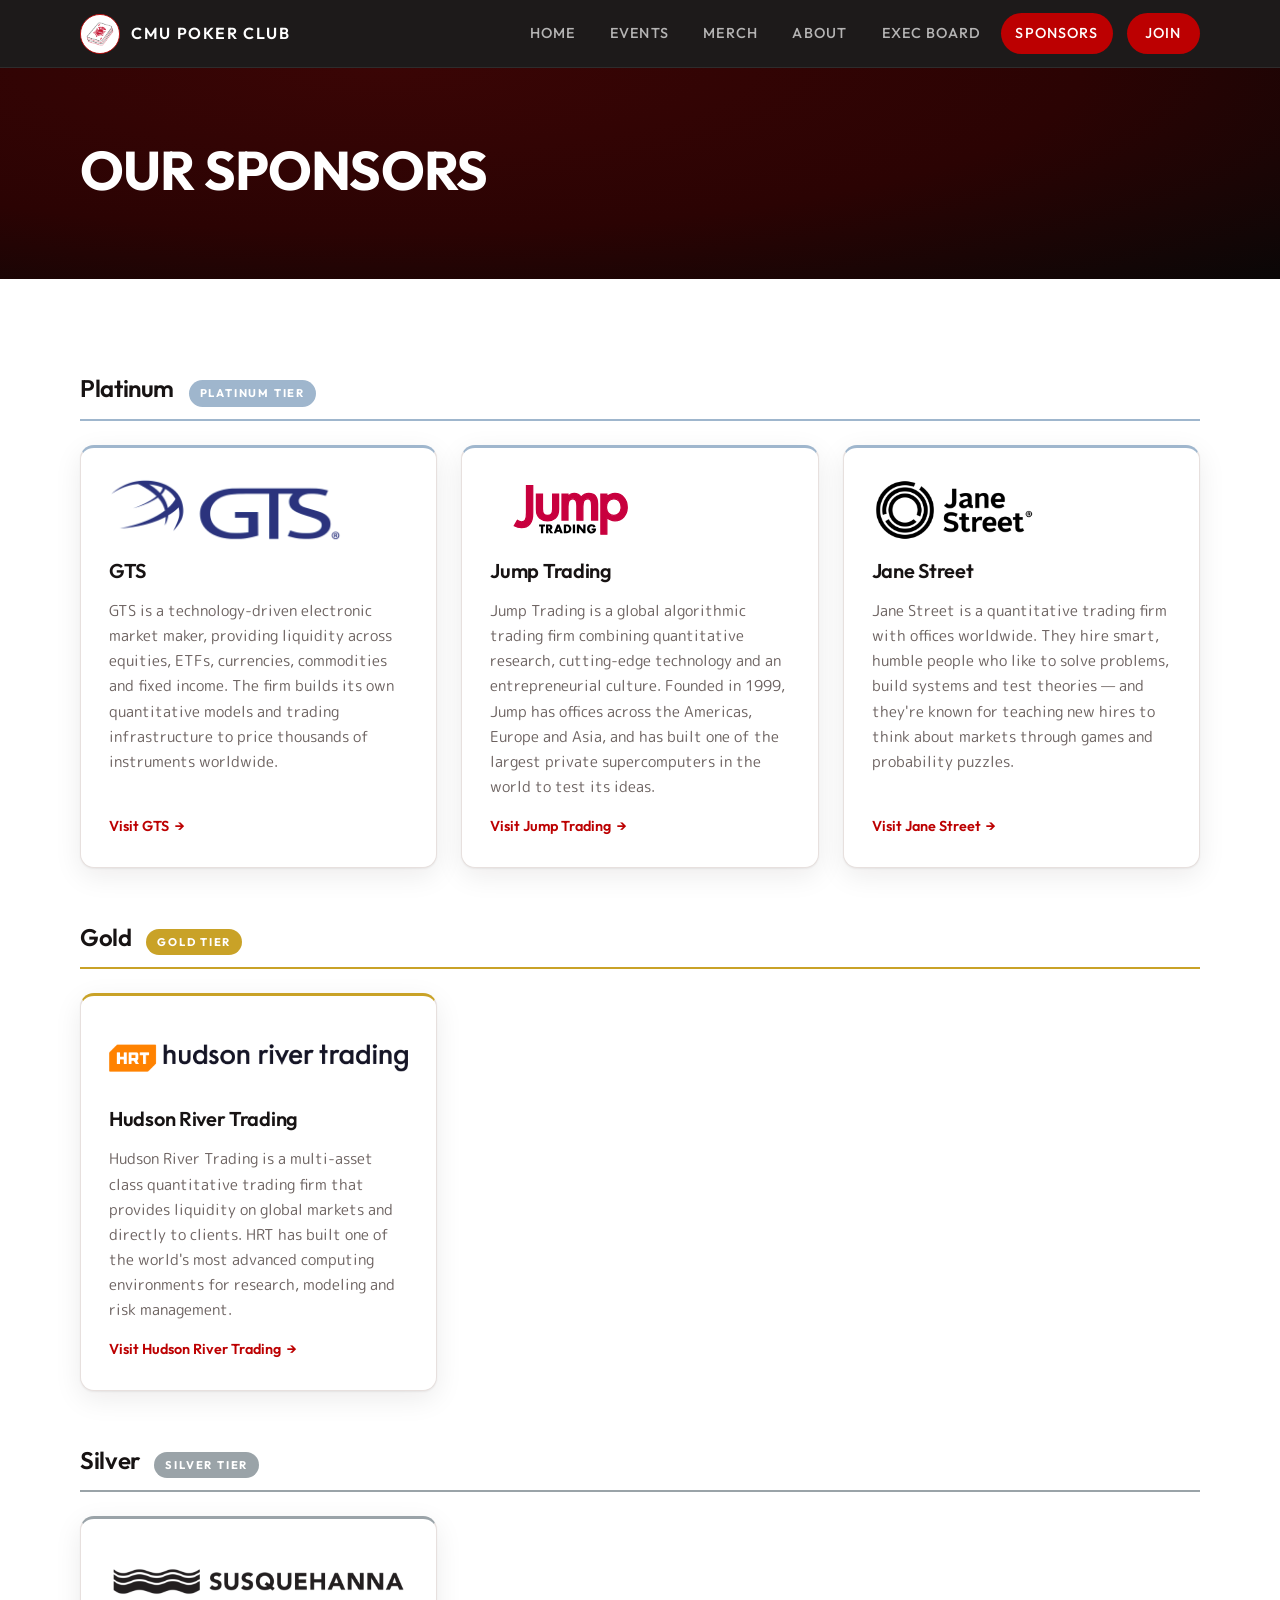
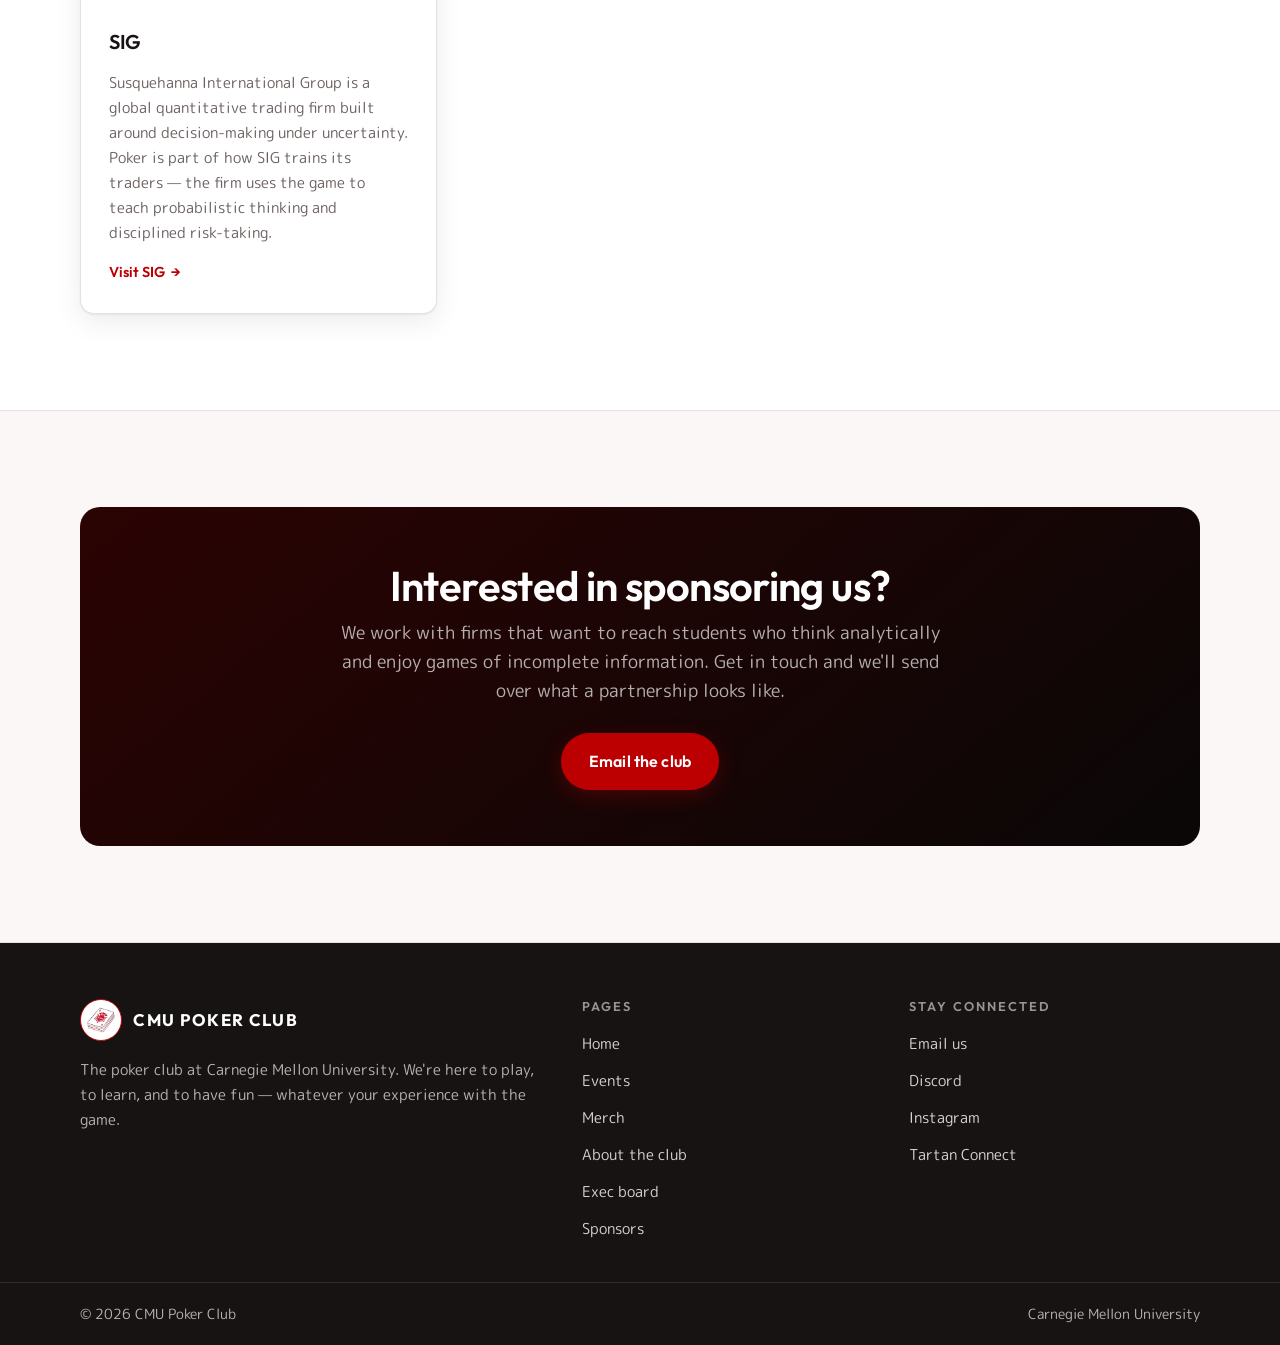
<file: sponsors.html>
<!DOCTYPE html>
<html lang="en">
	<head>
		<meta charset="utf-8" />
		<meta name="viewport" content="width=device-width, initial-scale=1" />
		<title>Sponsors · CMU Poker Club</title>
		<meta
			name="description"
			content="The firms that support the CMU Poker Club — GTS, Jump Trading, Jane Street, Hudson River Trading and SIG."
		/>
		<link rel="icon" href="assets/img/logo.svg" />
		<link rel="preconnect" href="https://fonts.googleapis.com" />
		<link rel="preconnect" href="https://fonts.gstatic.com" crossorigin />
		<link
			href="https://fonts.googleapis.com/css2?family=M+PLUS+Rounded+1c:wght@300;400;500;700&family=Outfit:wght@300;400;500;600;700&display=swap"
			rel="stylesheet"
		/>
		<link rel="stylesheet" href="assets/css/site.css" />
	</head>
	<body>
		<header class="nav">
			<div class="wrap nav__inner">
				<a class="nav__brand" href="index.html">
					<img src="assets/img/logo.svg" alt="" />
					<span>CMU Poker Club</span>
				</a>
				<button class="nav__toggle" type="button" aria-expanded="false" aria-controls="nav-links">
					<span></span>
					<span class="sr-only">Menu</span>
				</button>
				<ul class="nav__links" id="nav-links">
					<li><a href="index.html">Home</a></li>
					<li><a href="events.html">Events</a></li>
					<li><a href="merch.html">Merch</a></li>
					<li><a href="about.html">About</a></li>
					<li><a href="execs.html">Exec Board</a></li>
					<li><a href="sponsors.html" aria-current="page">Sponsors</a></li>
					<li><a class="nav__cta" href="index.html#join">Join</a></li>
				</ul>
			</div>
		</header>

		<main>
			<section class="banner">
				<div class="wrap">
					<h1>Our sponsors</h1>
				</div>
			</section>

			<section class="section">
				<div class="wrap">
					<!-- ==================================================
					     ADDING A SPONSOR
					     Copy one <article class="sponsor"> block into the tier
					     you want, drop a logo into assets/img/sponsors/, and
					     point the <img src> at it. If you don't have a logo,
					     use the <span class="sponsor__wordmark"> form instead.
					     ================================================== -->

					<!-- ------------------------------------- PLATINUM -->
					<div class="tier tier--platinum">
						<div class="tier__head">
							<h2>Platinum</h2>
							<span class="tier__badge">Platinum tier</span>
						</div>
						<div class="grid grid--three-up">
							<article class="sponsor">
								<div class="sponsor__logo">
									<img src="assets/img/sponsors/gts.png" alt="GTS logo" />
								</div>
								<h3>GTS</h3>
								<p>
									GTS is a technology-driven electronic market maker, providing liquidity across
									equities, ETFs, currencies, commodities and fixed income. The firm builds its own
									quantitative models and trading infrastructure to price thousands of instruments
									worldwide.
								</p>
								<a class="sponsor__link" href="https://www.gtsx.com/" target="_blank" rel="noreferrer"
									>Visit GTS</a
								>
							</article>

							<article class="sponsor">
								<div class="sponsor__logo">
									<img src="assets/img/sponsors/jump.svg" alt="Jump Trading logo" />
								</div>
								<h3>Jump Trading</h3>
								<p>
									Jump Trading is a global algorithmic trading firm combining quantitative research,
									cutting-edge technology and an entrepreneurial culture. Founded in 1999, Jump has
									offices across the Americas, Europe and Asia, and has built one of the largest
									private supercomputers in the world to test its ideas.
								</p>
								<a
									class="sponsor__link"
									href="https://www.jumptrading.com/"
									target="_blank"
									rel="noreferrer"
									>Visit Jump Trading</a
								>
							</article>

							<article class="sponsor">
								<div class="sponsor__logo">
									<img src="assets/img/sponsors/janestreet.png" alt="Jane Street logo" />
								</div>
								<h3>Jane Street</h3>
								<p>
									Jane Street is a quantitative trading firm with offices worldwide. They hire smart,
									humble people who like to solve problems, build systems and test theories — and
									they're known for teaching new hires to think about markets through games and
									probability puzzles.
								</p>
								<a
									class="sponsor__link"
									href="https://www.janestreet.com/"
									target="_blank"
									rel="noreferrer"
									>Visit Jane Street</a
								>
							</article>
						</div>
					</div>

					<!-- ----------------------------------------- GOLD -->
					<div class="tier tier--gold">
						<div class="tier__head">
							<h2>Gold</h2>
							<span class="tier__badge">Gold tier</span>
						</div>
						<div class="grid grid--three-up">
							<article class="sponsor">
								<div class="sponsor__logo">
									<img src="assets/img/sponsors/hrt.png" alt="Hudson River Trading logo" />
								</div>
								<h3>Hudson River Trading</h3>
								<p>
									Hudson River Trading is a multi-asset class quantitative trading firm that provides
									liquidity on global markets and directly to clients. HRT has built one of the
									world's most advanced computing environments for research, modeling and risk
									management.
								</p>
								<a
									class="sponsor__link"
									href="https://www.hudsonrivertrading.com/"
									target="_blank"
									rel="noreferrer"
									>Visit Hudson River Trading</a
								>
							</article>
						</div>
					</div>

					<!-- --------------------------------------- SILVER -->
					<div class="tier tier--silver">
						<div class="tier__head">
							<h2>Silver</h2>
							<span class="tier__badge">Silver tier</span>
						</div>
						<div class="grid grid--three-up">
							<article class="sponsor">
								<div class="sponsor__logo">
									<img src="assets/img/sponsors/sig.png" alt="SIG logo" />
								</div>
								<h3>SIG</h3>
								<p>
									Susquehanna International Group is a global quantitative trading firm built around
									decision-making under uncertainty. Poker is part of how SIG trains its traders —
									the firm uses the game to teach probabilistic thinking and disciplined risk-taking.
								</p>
								<a class="sponsor__link" href="https://sig.com/" target="_blank" rel="noreferrer"
									>Visit SIG</a
								>
							</article>
						</div>
					</div>
				</div>
			</section>

			<section class="section section--warm">
				<div class="wrap">
					<div class="callout">
						<h2>Interested in sponsoring us?</h2>
						<p>
							We work with firms that want to reach students who think analytically and enjoy games
							of incomplete information. Get in touch and we'll send over what a partnership looks
							like.
						</p>
						<div class="btn-row">
							<a class="btn btn--primary" data-contact href="mailto:pokerclub@andrew.cmu.edu">Email the club</a>
						</div>
					</div>
				</div>
			</section>
		</main>

		<footer class="footer">
			<div class="wrap">
				<div class="footer__grid">
					<div>
						<div class="footer__brand">
							<img src="assets/img/logo.svg" alt="" />
							<strong>CMU Poker Club</strong>
						</div>
						<p>
							The poker club at Carnegie Mellon University. We're here to play, to learn, and to have
							fun — whatever your experience with the game.
						</p>
					</div>
					<div>
						<h4>Pages</h4>
						<ul>
							<li><a href="index.html">Home</a></li>
							<li><a href="events.html">Events</a></li>
							<li><a href="merch.html">Merch</a></li>
							<li><a href="about.html">About the club</a></li>
							<li><a href="execs.html">Exec board</a></li>
							<li><a href="sponsors.html">Sponsors</a></li>
						</ul>
					</div>
					<div>
						<h4>Stay connected</h4>
						<ul>
							<li><a href="mailto:pokerclub@andrew.cmu.edu">Email us</a></li>
							<li><a href="https://discord.gg/kPfzrEk4em">Discord</a></li>
							<li><a href="https://www.instagram.com/cmupokerclub/">Instagram</a></li>
							<li>
								<a href="https://tartanconnect.cmu.edu/poker/club_signup"
									>Tartan Connect</a
								>
							</li>
						</ul>
					</div>
				</div>
			</div>
			<div class="footer__bar">
				<div class="wrap" style="display: flex; flex-wrap: wrap; gap: 0.5rem 1.5rem; justify-content: space-between; width: min(100% - 2.5rem, var(--wrap))">
					<p>© 2026 CMU Poker Club</p>
					<p>Carnegie Mellon University</p>
				</div>
			</div>
		</footer>

		<!-- ============================================================
		     CONTACT DIALOG — opened by anything marked data-contact.
		     The site is static, so this cannot send mail on its own: it
		     fills in the visitor's own email app and they press send there.
		     The address lives in data-to below. This block is repeated on
		     about.html and sponsors.html; keep the two in sync.
		     ============================================================ -->
		<dialog class="contact" data-to="pokerclub@andrew.cmu.edu" aria-labelledby="contact-title">
			<form class="contact__form">
				<div class="contact__head">
					<h2 id="contact-title">Message the club</h2>
					<button class="contact__close" type="button" data-contact-close aria-label="Close">&times;</button>
				</div>
				<p class="contact__note">
					This opens in your email app with everything filled in — you press send there.
				</p>

				<div class="contact__row">
					<div class="contact__field">
						<label for="contact-name">Your name</label>
						<input id="contact-name" name="name" type="text" autocomplete="name" required />
					</div>
					<div class="contact__field">
						<label for="contact-email">Your email</label>
						<input id="contact-email" name="email" type="email" autocomplete="email" required />
					</div>
				</div>

				<div class="contact__field">
					<label for="contact-subject">Subject</label>
					<input id="contact-subject" name="subject" type="text" required />
				</div>

				<div class="contact__field">
					<label for="contact-message">Message</label>
					<textarea id="contact-message" name="message" rows="6" required></textarea>
				</div>

				<div class="contact__actions">
					<button class="btn btn--ghost" type="button" data-contact-close>Cancel</button>
					<button class="btn btn--primary" type="submit">Open in email app</button>
				</div>
			</form>
		</dialog>

		<script src="assets/js/nav.js"></script>
		<script src="assets/js/contact.js"></script>
	</body>
</html>
</file>
<file: assets/css/site.css>
/* ==========================================================================
   CMU Poker Club — site styles
   One stylesheet for the whole site. Colors live in :root, so re-theming the
   site is a matter of changing the values below and nothing else.
   ========================================================================== */

:root {
	/* Brand */
	--crimson: #bc0001;
	--crimson-bright: #e02a2b;
	--crimson-deep: #2b0303;

	/* Neutrals */
	--ink: #0a0707;
	--ink-soft: #171313;
	--ink-line: #2a2323;
	--paper: #ffffff;
	--paper-warm: #faf7f6;
	--paper-line: #e7e0de;

	--text: #171313;
	--text-muted: #6b615f;
	--text-on-dark: #ffffff;
	--text-on-dark-muted: rgba(255, 255, 255, 0.68);

	/* Tiers */
	--tier-platinum: #9fb6cd;
	--tier-gold: #c9a227;
	--tier-silver: #9aa3a8;

	/* Type */
	--font-display: 'Outfit', 'Trebuchet MS', system-ui, sans-serif;
	--font-body: 'M PLUS Rounded 1c', system-ui, -apple-system, 'Segoe UI', sans-serif;

	/* Layout */
	--nav-h: 68px;
	--wrap: 1120px;
	--radius: 14px;
	--shadow: 0 1px 2px rgba(23, 19, 19, 0.06), 0 8px 28px rgba(23, 19, 19, 0.08);
	--shadow-lift: 0 2px 4px rgba(23, 19, 19, 0.08), 0 18px 44px rgba(23, 19, 19, 0.14);
}

/* --------------------------------------------------------------- reset */

*,
*::before,
*::after {
	box-sizing: border-box;
}

html {
	scroll-behavior: smooth;
}

body {
	margin: 0;
	background: var(--paper);
	color: var(--text);
	font-family: var(--font-body);
	font-size: 17px;
	line-height: 1.65;
	-webkit-font-smoothing: antialiased;
	overflow-x: hidden;
}

img {
	max-width: 100%;
	display: block;
}

/* .event and .tournament set their own display, which would otherwise beat
   the default [hidden] rule and leave expired entries on the page. */
[hidden] {
	display: none !important;
}

a {
	color: var(--crimson);
	text-decoration-thickness: 1px;
	text-underline-offset: 3px;
}

h1,
h2,
h3,
h4 {
	font-family: var(--font-display);
	line-height: 1.12;
	margin: 0 0 0.5em;
	letter-spacing: -0.015em;
}

h1 {
	font-size: clamp(2.6rem, 7vw, 5rem);
	font-weight: 700;
}
h2 {
	font-size: clamp(1.8rem, 3.6vw, 2.6rem);
	font-weight: 600;
}
h3 {
	font-size: 1.25rem;
	font-weight: 600;
}

p {
	margin: 0 0 1rem;
}

::selection {
	background: #f7c1c1;
	color: #000;
}

:focus-visible {
	outline: 3px solid var(--crimson-bright);
	outline-offset: 3px;
	border-radius: 4px;
}

.sr-only {
	position: absolute;
	width: 1px;
	height: 1px;
	padding: 0;
	margin: -1px;
	overflow: hidden;
	clip: rect(0 0 0 0);
	white-space: nowrap;
	border: 0;
}

/* ------------------------------------------------------------- helpers */

.wrap {
	width: min(100% - 2.5rem, var(--wrap));
	margin-inline: auto;
}

.section {
	padding: clamp(3.5rem, 8vw, 6rem) 0;
}

.section--tight {
	padding: clamp(2.5rem, 5vw, 3.5rem) 0;
}

.section--warm {
	background: var(--paper-warm);
	border-block: 1px solid var(--paper-line);
}

.section-head {
	max-width: 46rem;
	margin-bottom: 2.5rem;
}

.section-head:last-child {
	margin-bottom: 0;
}

.section-head--center {
	margin-inline: auto;
	text-align: center;
}

.eyebrow {
	font-family: var(--font-display);
	font-size: 0.78rem;
	font-weight: 600;
	letter-spacing: 0.16em;
	text-transform: uppercase;
	color: var(--crimson);
	margin: 0 0 0.75rem;
}

.lede {
	font-size: 1.15rem;
	color: var(--text-muted);
	margin: 0;
}

.rule {
	width: 64px;
	height: 3px;
	background: var(--crimson);
	border: 0;
	border-radius: 2px;
	margin: 0 0 1.5rem;
}

.section-head--center .rule {
	margin-inline: auto;
}

/* ------------------------------------------------------------- buttons */

.btn {
	display: inline-flex;
	align-items: center;
	gap: 0.5rem;
	font-family: var(--font-display);
	font-size: 1rem;
	font-weight: 600;
	letter-spacing: 0.01em;
	padding: 0.85rem 1.6rem;
	border-radius: 999px;
	border: 2px solid transparent;
	text-decoration: none;
	cursor: pointer;
	transition: transform 0.15s ease, background-color 0.15s ease, color 0.15s ease,
		border-color 0.15s ease, box-shadow 0.15s ease;
}

.btn:hover {
	transform: translateY(-1px);
}

.btn:active {
	transform: translateY(0);
}

.btn--primary {
	background: var(--crimson);
	color: #fff;
	box-shadow: 0 6px 20px rgba(188, 0, 1, 0.28);
}

.btn--primary:hover {
	background: var(--crimson-bright);
	box-shadow: 0 10px 26px rgba(188, 0, 1, 0.34);
}

.btn--ghost {
	border-color: currentColor;
	color: var(--crimson);
	background: transparent;
}

.btn--ghost:hover {
	background: var(--crimson);
	border-color: var(--crimson);
	color: #fff;
}

.btn--on-dark {
	border-color: rgba(255, 255, 255, 0.5);
	color: #fff;
}

.btn--on-dark:hover {
	background: #fff;
	border-color: #fff;
	color: var(--crimson-deep);
}

.btn-row {
	display: flex;
	flex-wrap: wrap;
	gap: 0.85rem;
	margin-top: 1.75rem;
}

/* ----------------------------------------------------------------- nav */

.nav {
	position: fixed;
	inset: 0 0 auto;
	height: var(--nav-h);
	z-index: 100;
	background: rgba(10, 7, 7, 0.92);
	backdrop-filter: saturate(160%) blur(10px);
	border-bottom: 1px solid rgba(255, 255, 255, 0.08);
}

.nav__inner {
	height: 100%;
	display: flex;
	align-items: center;
	justify-content: space-between;
	gap: 1rem;
}

.nav__brand {
	display: flex;
	align-items: center;
	gap: 0.7rem;
	text-decoration: none;
	color: var(--text-on-dark);
	min-width: 0;
}

.nav__brand img {
	height: 40px;
	width: auto;
	flex: none;
}

.nav__brand span {
	font-family: var(--font-display);
	font-size: 1rem;
	font-weight: 600;
	letter-spacing: 0.1em;
	text-transform: uppercase;
	white-space: nowrap;
}

.nav__links {
	display: flex;
	align-items: center;
	gap: 0.35rem;
	list-style: none;
	margin: 0;
	padding: 0;
}

.nav__links a {
	display: block;
	padding: 0.55rem 0.9rem;
	border-radius: 999px;
	font-family: var(--font-display);
	font-size: 0.9rem;
	font-weight: 500;
	letter-spacing: 0.08em;
	text-transform: uppercase;
	color: var(--text-on-dark-muted);
	text-decoration: none;
	transition: color 0.15s ease, background-color 0.15s ease;
}

.nav__links a:hover {
	color: #fff;
	background: rgba(255, 255, 255, 0.08);
}

.nav__links a[aria-current='page'] {
	color: #fff;
	background: var(--crimson);
}

.nav__cta {
	margin-left: 0.5rem;
	padding: 0.55rem 1.15rem !important;
	background: var(--crimson);
	color: #fff !important;
}

.nav__cta:hover {
	background: var(--crimson-bright) !important;
}

.nav__toggle {
	display: none;
	width: 44px;
	height: 44px;
	padding: 0;
	background: transparent;
	border: 0;
	cursor: pointer;
	color: #fff;
}

.nav__toggle span,
.nav__toggle span::before,
.nav__toggle span::after {
	display: block;
	width: 22px;
	height: 2px;
	background: currentColor;
	border-radius: 2px;
	transition: transform 0.2s ease, opacity 0.2s ease;
}

.nav__toggle span {
	margin-inline: auto;
	position: relative;
}

.nav__toggle span::before,
.nav__toggle span::after {
	content: '';
	position: absolute;
}

.nav__toggle span::before {
	top: -7px;
}
.nav__toggle span::after {
	top: 7px;
}

.nav[data-open='true'] .nav__toggle span {
	background: transparent;
}
.nav[data-open='true'] .nav__toggle span::before {
	transform: translateY(7px) rotate(45deg);
}
.nav[data-open='true'] .nav__toggle span::after {
	transform: translateY(-7px) rotate(-45deg);
}

@media (max-width: 860px) {
	.nav__toggle {
		display: block;
	}

	.nav__links {
		position: fixed;
		top: var(--nav-h);
		left: 0;
		right: 0;
		flex-direction: column;
		align-items: stretch;
		gap: 0;
		background: rgba(10, 7, 7, 0.98);
		border-bottom: 1px solid rgba(255, 255, 255, 0.08);
		padding: 0.5rem 1.25rem 1.25rem;
		transform: translateY(-12px);
		opacity: 0;
		pointer-events: none;
		transition: opacity 0.18s ease, transform 0.18s ease;
	}

	.nav[data-open='true'] .nav__links {
		opacity: 1;
		transform: none;
		pointer-events: auto;
	}

	.nav__links a {
		padding: 0.9rem 0.75rem;
		border-radius: 10px;
		font-size: 1rem;
	}

	.nav__cta {
		margin: 0.5rem 0 0;
		text-align: center;
	}
}

/* ---------------------------------------------------------------- hero */

.hero {
	position: relative;
	margin-top: var(--nav-h);
	min-height: min(78vh, 640px);
	display: grid;
	place-items: center;
	text-align: center;
	padding: clamp(3rem, 9vw, 6rem) 0;
	color: var(--text-on-dark);
	background: radial-gradient(ellipse at 50% 40%, #3a0505 0%, var(--crimson-deep) 45%, var(--ink) 100%);
	overflow: hidden;
}

/* Faint suit motifs behind the hero copy. Decorative only. */
.hero::before,
.hero::after {
	content: '';
	position: absolute;
	width: 42vmax;
	height: 42vmax;
	border-radius: 50%;
	background: radial-gradient(circle, rgba(188, 0, 1, 0.35), transparent 62%);
	pointer-events: none;
}

.hero::before {
	top: -16vmax;
	left: -12vmax;
}
.hero::after {
	bottom: -20vmax;
	right: -14vmax;
}

.hero__inner {
	position: relative;
	z-index: 1;
	max-width: 52rem;
}

.hero__mark {
	width: clamp(84px, 13vw, 132px);
	height: auto;
	margin: 0 auto 1.5rem;
	filter: drop-shadow(0 10px 30px rgba(0, 0, 0, 0.45));
}

.hero h1 {
	margin: 0 0 0.6rem;
	text-transform: uppercase;
	letter-spacing: -0.02em;
}

.hero__tag {
	font-family: var(--font-display);
	font-size: clamp(1.05rem, 2.4vw, 1.45rem);
	font-weight: 300;
	color: var(--text-on-dark-muted);
	margin: 0;
}

.hero .btn-row {
	justify-content: center;
	margin-top: 2.25rem;
}

/* Small page banner for interior pages */
.banner {
	margin-top: var(--nav-h);
	padding: clamp(3rem, 7vw, 4.5rem) 0;
	color: var(--text-on-dark);
	background: radial-gradient(ellipse at 30% 0%, #3a0505 0%, var(--crimson-deep) 55%, var(--ink) 100%);
}

.banner h1 {
	font-size: clamp(2.2rem, 5.5vw, 3.4rem);
	margin: 0 0 0.4rem;
	text-transform: uppercase;
}

.banner p {
	margin: 0;
	max-width: 42rem;
	color: var(--text-on-dark-muted);
	font-size: 1.1rem;
}

/* --------------------------------------------------------------- cards */

.grid {
	display: grid;
	gap: 1.5rem;
}

.grid--2 {
	grid-template-columns: repeat(auto-fit, minmax(300px, 1fr));
}
.grid--3 {
	grid-template-columns: repeat(auto-fit, minmax(260px, 1fr));
}
.grid--4 {
	grid-template-columns: repeat(auto-fit, minmax(210px, 1fr));
}

/* Fixed three-up. Unlike auto-fit, a lone card keeps its width instead of
   stretching across the whole row — which matters for the one-sponsor tiers. */
.grid--three-up {
	grid-template-columns: repeat(3, minmax(0, 1fr));
}

@media (max-width: 940px) {
	.grid--three-up {
		grid-template-columns: repeat(2, minmax(0, 1fr));
	}
}

@media (max-width: 620px) {
	.grid--three-up {
		grid-template-columns: minmax(0, 1fr);
	}
}

/* Text + sidebar split used on the About page */
.split {
	display: grid;
	gap: clamp(2rem, 5vw, 3.5rem);
	grid-template-columns: 1.45fr 1fr;
	align-items: start;
}

@media (max-width: 900px) {
	.split {
		grid-template-columns: 1fr;
	}
}

.split aside {
	position: sticky;
	top: calc(var(--nav-h) + 2rem);
}

@media (max-width: 900px) {
	.split aside {
		position: static;
	}
}

.card {
	background: var(--paper);
	border: 1px solid var(--paper-line);
	border-radius: var(--radius);
	padding: 1.75rem;
	box-shadow: var(--shadow);
}

.card h3 {
	margin-bottom: 0.5rem;
}

.card p:last-child {
	margin-bottom: 0;
}

.card__icon {
	width: 40px;
	height: 40px;
	margin-bottom: 1rem;
	color: var(--crimson);
}

/* ---------------------------------------------------------- exec cards */

.exec-grid {
	display: grid;
	gap: 1.75rem;
	grid-template-columns: repeat(auto-fit, minmax(240px, 1fr));
}

.exec {
	background: var(--paper);
	border: 1px solid var(--paper-line);
	border-radius: var(--radius);
	overflow: hidden;
	box-shadow: var(--shadow);
	display: flex;
	flex-direction: column;
	transition: transform 0.2s ease, box-shadow 0.2s ease;
}

.exec:hover {
	transform: translateY(-3px);
	box-shadow: var(--shadow-lift);
}

.exec__photo {
	aspect-ratio: 1 / 1;
	width: 100%;
	object-fit: cover;
	background: linear-gradient(150deg, #2b0303, #0a0707);
}

.exec__body {
	padding: 1.25rem 1.35rem 1.5rem;
	flex: 1;
	display: flex;
	flex-direction: column;
}

.exec__name {
	font-family: var(--font-display);
	font-size: 1.15rem;
	font-weight: 600;
	margin: 0 0 0.15rem;
	display: flex;
	align-items: center;
	gap: 0.45rem;
	flex-wrap: wrap;
}

.exec__role {
	font-family: var(--font-display);
	font-size: 0.75rem;
	font-weight: 600;
	letter-spacing: 0.12em;
	text-transform: uppercase;
	color: var(--crimson);
	margin: 0 0 0.75rem;
}

.exec__bio {
	font-size: 0.95rem;
	color: var(--text-muted);
	margin: 0;
}

.exec__link {
	color: var(--text-muted);
	display: inline-flex;
	transition: color 0.15s ease;
}

.exec__link:hover {
	color: #0a66c2;
}

.exec__link svg {
	width: 17px;
	height: 17px;
}

/* -------------------------------------------------------- sponsor tiers */

.tier + .tier {
	margin-top: 3.5rem;
}

.tier__head {
	display: flex;
	align-items: baseline;
	gap: 0.9rem;
	margin-bottom: 1.5rem;
	padding-bottom: 0.75rem;
	border-bottom: 2px solid var(--tier-color, var(--paper-line));
}

.tier__head h2 {
	margin: 0;
	font-size: 1.5rem;
}

.tier__badge {
	font-family: var(--font-display);
	font-size: 0.7rem;
	font-weight: 700;
	letter-spacing: 0.16em;
	text-transform: uppercase;
	color: #fff;
	background: var(--tier-color, var(--text-muted));
	padding: 0.25rem 0.7rem;
	border-radius: 999px;
}

.tier--platinum {
	--tier-color: var(--tier-platinum);
}
.tier--gold {
	--tier-color: var(--tier-gold);
}
.tier--silver {
	--tier-color: var(--tier-silver);
}

.sponsor {
	background: var(--paper);
	border: 1px solid var(--paper-line);
	border-top: 3px solid var(--tier-color, var(--paper-line));
	border-radius: var(--radius);
	padding: 1.75rem;
	box-shadow: var(--shadow);
	display: flex;
	flex-direction: column;
	gap: 1rem;
	transition: transform 0.2s ease, box-shadow 0.2s ease;
}

.sponsor:hover {
	transform: translateY(-3px);
	box-shadow: var(--shadow-lift);
}

.sponsor__logo {
	height: 68px;
	display: flex;
	align-items: center;
}

.sponsor__logo img {
	max-height: 100%;
	width: auto;
	object-fit: contain;
}

/* Fallback wordmark for sponsors whose logo file we don't have. */
.sponsor__wordmark {
	font-family: var(--font-display);
	font-size: 1.9rem;
	font-weight: 700;
	letter-spacing: 0.04em;
	color: var(--text);
}

.sponsor h3 {
	margin: 0;
}

.sponsor p {
	color: var(--text-muted);
	font-size: 0.95rem;
	margin: 0;
	flex: 1;
}

.sponsor__link {
	font-family: var(--font-display);
	font-weight: 600;
	font-size: 0.9rem;
	text-decoration: none;
	display: inline-flex;
	align-items: center;
	gap: 0.35rem;
}

.sponsor__link::after {
	content: '→';
	transition: transform 0.2s ease;
}

.sponsor:hover .sponsor__link::after {
	transform: translateX(4px);
}

/* Compact logo strip used on the home page */
.logo-strip {
	display: flex;
	flex-wrap: wrap;
	align-items: center;
	justify-content: center;
	gap: 1.25rem;
}

/* Each logo sits in its own white tile. The logos are the firms' official
   assets — transparent PNGs (Jump is an SVG) in their dark-on-light variants,
   with wildly different aspect ratios, so a uniform tile is the only way to
   make them line up. Wide wordmarks like HRT and Susquehanna end up shorter
   than the squarer marks; that is the aspect ratio, not a bug. */
.logo-strip a {
	display: grid;
	place-items: center;
	width: 178px;
	height: 92px;
	padding: 0.9rem 0.7rem;
	background: var(--paper);
	border: 1px solid var(--paper-line);
	border-radius: 12px;
	box-shadow: 0 1px 2px rgba(23, 19, 19, 0.05);
	text-decoration: none;
	transition: transform 0.2s ease, box-shadow 0.2s ease, border-color 0.2s ease;
}

.logo-strip a:hover {
	transform: translateY(-3px);
	border-color: rgba(188, 0, 1, 0.35);
	box-shadow: var(--shadow);
}

.logo-strip img {
	max-height: 46px;
	width: auto;
	object-fit: contain;
}

.logo-strip .sponsor__wordmark {
	font-size: 1.7rem;
	color: var(--text);
}

/* ----------------------------------------------------------- call-outs */

.callout {
	background: linear-gradient(140deg, var(--crimson-deep), var(--ink));
	color: var(--text-on-dark);
	border-radius: 20px;
	padding: clamp(2.25rem, 5vw, 3.5rem);
	text-align: center;
}

.callout h2 {
	margin-bottom: 0.5rem;
}

.callout p {
	color: var(--text-on-dark-muted);
	max-width: 38rem;
	margin-inline: auto;
	font-size: 1.1rem;
}

.callout .btn-row {
	justify-content: center;
}

/* Fact list used on the About page */
.facts {
	list-style: none;
	margin: 0;
	padding: 0;
	display: grid;
	gap: 1rem;
}

.facts li {
	display: flex;
	gap: 0.85rem;
	align-items: flex-start;
}

.facts svg {
	flex: none;
	width: 22px;
	height: 22px;
	margin-top: 0.28rem;
	color: var(--crimson);
}

.facts strong {
	font-family: var(--font-display);
	display: block;
}

.facts span {
	color: var(--text-muted);
}

/* -------------------------------------------------------------- footer */

.footer {
	background: var(--ink-soft);
	color: var(--text-on-dark);
	padding: 3.5rem 0 0;
}

.footer__grid {
	display: grid;
	gap: 2.25rem;
	grid-template-columns: 1.6fr 1fr 1fr;
	padding-bottom: 2.5rem;
}

@media (max-width: 760px) {
	.footer__grid {
		grid-template-columns: 1fr;
	}
}

.footer h4 {
	font-size: 0.8rem;
	font-weight: 600;
	letter-spacing: 0.16em;
	text-transform: uppercase;
	color: rgba(255, 255, 255, 0.55);
	margin: 0 0 1rem;
}

.footer p {
	color: var(--text-on-dark-muted);
	font-size: 0.95rem;
}

.footer ul {
	list-style: none;
	margin: 0;
	padding: 0;
	display: grid;
	gap: 0.55rem;
}

.footer a {
	color: rgba(255, 255, 255, 0.82);
	text-decoration: none;
	font-size: 0.95rem;
}

.footer a:hover {
	color: #fff;
	text-decoration: underline;
}

.footer__brand {
	display: flex;
	align-items: center;
	gap: 0.7rem;
	margin-bottom: 1rem;
}

.footer__brand img {
	height: 42px;
	width: auto;
}

.footer__brand strong {
	font-family: var(--font-display);
	font-size: 1.05rem;
	letter-spacing: 0.08em;
	text-transform: uppercase;
}

.footer__bar {
	border-top: 1px solid rgba(255, 255, 255, 0.1);
	padding: 1.25rem 0;
	display: flex;
	flex-wrap: wrap;
	gap: 0.5rem 1.5rem;
	justify-content: space-between;
	font-size: 0.85rem;
	color: rgba(255, 255, 255, 0.5);
}

.footer__bar p {
	margin: 0;
	font-size: 0.85rem;
}

/* ------------------------------------------------------------ prose */

.prose {
	max-width: 44rem;
}

.prose h2 {
	margin-top: 2.5rem;
}

.prose h2:first-child {
	margin-top: 0;
}

/* ------------------------------------------------------- event schedule */

/* A horizontal scroller rather than a grid: the schedule runs to a whole
   semester, and a wrapping grid would push everything else off the page. */
.events {
	display: flex;
	gap: 1.15rem;
	overflow-x: auto;
	overscroll-behavior-x: contain;
	scroll-snap-type: x proximity;
	padding: 0.35rem 0.25rem 1.35rem;
	margin-inline: -0.25rem;
	scrollbar-width: thin;
	scrollbar-color: #cbbfbc transparent;
}

.events::-webkit-scrollbar {
	height: 8px;
}

.events::-webkit-scrollbar-track {
	background: var(--paper-line);
	border-radius: 999px;
}

.events::-webkit-scrollbar-thumb {
	background: #cbbfbc;
	border-radius: 999px;
}

.events::-webkit-scrollbar-thumb:hover {
	background: var(--crimson);
}

.events:focus-visible {
	outline: 3px solid var(--crimson-bright);
	outline-offset: 4px;
	border-radius: 4px;
}

.event {
	flex: 0 0 15.25rem;
	scroll-snap-align: start;
	display: flex;
	flex-direction: column;
	gap: 0.3rem;
	padding: 1.3rem 1.35rem 1.4rem;
	background: var(--paper);
	border: 1px solid var(--paper-line);
	border-top: 3px solid var(--crimson);
	border-radius: var(--radius);
	box-shadow: var(--shadow);
	transition: transform 0.2s ease, box-shadow 0.2s ease;
}

.event:hover {
	transform: translateY(-3px);
	box-shadow: var(--shadow-lift);
}

.event__date {
	font-family: var(--font-display);
	font-size: 1.3rem;
	font-weight: 600;
	line-height: 1.15;
	margin: 0;
}

.event__date span {
	display: block;
	font-size: 0.72rem;
	font-weight: 600;
	letter-spacing: 0.14em;
	text-transform: uppercase;
	color: var(--crimson);
	margin-bottom: 0.15rem;
}

.event__time {
	margin: 0;
	font-size: 1rem;
	color: var(--text);
}

.event__place {
	margin: 0;
	font-size: 0.92rem;
	color: var(--text-muted);
}

.event__tag {
	align-self: flex-start;
	margin-top: 0.55rem;
	padding: 0.3rem 0.7rem;
	border-radius: 999px;
	background: var(--crimson);
	color: #fff;
	font-family: var(--font-display);
	font-size: 0.66rem;
	font-weight: 600;
	letter-spacing: 0.05em;
	text-transform: uppercase;
	white-space: nowrap;
}

.event__note {
	margin: 0.5rem 0 0;
	font-size: 0.85rem;
	line-height: 1.45;
	color: var(--text-muted);
}

.events__hint {
	margin: 0;
	text-align: center;
	font-size: 0.85rem;
	color: var(--text-muted);
}

@media (max-width: 32rem) {
	.event {
		flex-basis: 13rem;
	}
}

/* ---------------------------------------------------------------- merch */

.merch-grid {
	display: grid;
	gap: 1.75rem;
	grid-template-columns: repeat(auto-fit, minmax(16rem, 1fr));
}

.merch {
	display: flex;
	flex-direction: column;
	background: var(--paper);
	border: 1px solid var(--paper-line);
	border-radius: var(--radius);
	overflow: hidden;
	box-shadow: var(--shadow);
	transition: transform 0.2s ease, box-shadow 0.2s ease;
}

.merch:hover {
	transform: translateY(-3px);
	box-shadow: var(--shadow-lift);
}

/* The mockups share one aspect ratio, so matching it here shows each garment
   whole rather than cropping the sleeves off. */
.merch__photo {
	width: 100%;
	aspect-ratio: 1199 / 874;
	object-fit: cover;
	background: var(--paper-warm);
	border-bottom: 1px solid var(--paper-line);
}

.merch__body {
	display: flex;
	align-items: baseline;
	justify-content: space-between;
	gap: 1rem;
	padding: 1.1rem 1.3rem 1.3rem;
}

.merch__name {
	margin: 0;
	font-size: 1.1rem;
	font-weight: 600;
	line-height: 1.25;
}

.merch__price {
	margin: 0;
	flex: none;
	font-family: var(--font-display);
	font-size: 1.1rem;
	font-weight: 600;
	color: var(--crimson);
}

/* ---------------------------------------------------------- tournaments */

/* Full-width entries rather than the card grid used elsewhere: a tournament
   carries a format, a buy-in and a sign-up link, which is more than a card
   holds comfortably. */
.tournament {
	display: grid;
	grid-template-columns: 10.5rem 1fr;
	gap: 2rem;
	padding: 2rem 2.1rem;
	background: var(--paper);
	border: 1px solid var(--paper-line);
	border-left: 4px solid var(--crimson);
	border-radius: var(--radius);
	box-shadow: var(--shadow);
}

.tournament + .tournament {
	margin-top: 1.5rem;
}

.tournament__date {
	font-family: var(--font-display);
	font-size: 1.5rem;
	font-weight: 600;
	line-height: 1.15;
	margin: 0;
}

.tournament__date span {
	display: block;
	font-size: 0.72rem;
	font-weight: 600;
	letter-spacing: 0.14em;
	text-transform: uppercase;
	color: var(--crimson);
	margin-bottom: 0.2rem;
}

.tournament__time {
	margin: 0.3rem 0 0;
	color: var(--text-muted);
}

/* Sponsor lockup under the date, for events a firm is backing. The sponsor
   logos are dark-on-light, which suits this white panel. */
.tournament__sponsor {
	margin-top: 1.5rem;
	max-width: 8rem;
	height: auto;
}

/* Several backers on one event. Stacked rather than in a row: the logos have
   very different aspect ratios, and side by side the wide wordmarks shrink to
   nothing in this narrow column. */
.tournament__sponsors {
	display: flex;
	flex-direction: column;
	align-items: flex-start;
	gap: 0.9rem;
	margin-top: 1.5rem;
}

.tournament__sponsors img {
	max-width: 7.5rem;
	height: auto;
}

/* Run of show for a full-day event. */
.runsheet {
	list-style: none;
	margin: 1.4rem 0 0;
	padding: 0;
	border-top: 1px solid var(--paper-line);
}

.runsheet li {
	display: grid;
	grid-template-columns: 9.5rem 1fr;
	gap: 1rem;
	padding: 0.6rem 0;
	border-bottom: 1px solid var(--paper-line);
	font-size: 0.95rem;
}

.runsheet span {
	font-family: var(--font-display);
	font-size: 0.82rem;
	font-weight: 600;
	letter-spacing: 0.04em;
	text-transform: uppercase;
	color: var(--crimson);
	align-self: center;
}

@media (max-width: 40rem) {
	.runsheet li {
		grid-template-columns: 1fr;
		gap: 0.1rem;
	}
}

.tournament__body h2 {
	margin: 0 0 0.4rem;
	font-size: 1.6rem;
	display: flex;
	align-items: center;
	gap: 0.7rem;
	flex-wrap: wrap;
}

.tournament__badge {
	padding: 0.28rem 0.7rem;
	border-radius: 999px;
	border: 1px solid var(--crimson);
	color: var(--crimson);
	font-size: 0.68rem;
	font-weight: 600;
	letter-spacing: 0.1em;
	text-transform: uppercase;
	white-space: nowrap;
}

.tournament__meta {
	font-family: var(--font-display);
	font-size: 0.8rem;
	font-weight: 600;
	letter-spacing: 0.06em;
	text-transform: uppercase;
	color: var(--crimson);
	margin: 0 0 0.85rem;
}

.tournament__body p:last-of-type {
	margin-bottom: 0;
}

.tournament .btn-row {
	margin-top: 1.35rem;
}

/* Shown when there is nothing scheduled. Better than an empty page — it
   tells the reader the page works and there is simply nothing on yet. */
.empty {
	margin: 0;
	padding: 3.5rem 1.5rem;
	text-align: center;
	font-size: 1.1rem;
	color: var(--text-muted);
	background: var(--paper-warm);
	border: 1px dashed var(--paper-line);
	border-radius: var(--radius);
}

@media (max-width: 40rem) {
	.tournament {
		grid-template-columns: 1fr;
		gap: 1.1rem;
		padding: 1.6rem 1.4rem;
	}

	.tournament__time {
		margin-top: 0.1rem;
	}
}

/* ------------------------------------------------------ contact dialog */

.contact {
	width: min(100% - 2rem, 38rem);
	max-height: min(90vh, 46rem);
	padding: 0;
	border: 1px solid var(--paper-line);
	border-radius: 18px;
	background: var(--paper);
	color: var(--text);
	box-shadow: var(--shadow-lift);
}

.contact::backdrop {
	background: rgba(10, 7, 7, 0.65);
}

.contact__form {
	display: grid;
	gap: 1.15rem;
	padding: 2rem 2.15rem 2.15rem;
}

.contact__head {
	display: flex;
	align-items: flex-start;
	justify-content: space-between;
	gap: 1rem;
}

.contact__head h2 {
	margin: 0;
	font-size: 1.5rem;
	line-height: 1.2;
}

.contact__close {
	background: none;
	border: 0;
	padding: 0 0.25rem;
	margin: -0.25rem -0.4rem 0 0;
	font-size: 1.9rem;
	line-height: 1;
	color: var(--text-muted);
	cursor: pointer;
	border-radius: 8px;
	transition: color 0.15s ease;
}

.contact__close:hover {
	color: var(--crimson);
}

.contact__note {
	margin: -0.6rem 0 0;
	font-size: 0.92rem;
	line-height: 1.5;
	color: var(--text-muted);
}

/* Name and email share a row on anything wider than a phone; the rest of the
   fields run full width. */
.contact__row {
	display: grid;
	gap: 1.15rem;
	grid-template-columns: 1fr 1fr;
}

.contact__field {
	display: grid;
	gap: 0.45rem;
}

.contact label {
	font-family: var(--font-display);
	font-size: 0.74rem;
	font-weight: 600;
	letter-spacing: 0.1em;
	text-transform: uppercase;
	color: var(--text-muted);
}

.contact input,
.contact textarea {
	width: 100%;
	font: inherit;
	color: var(--text);
	background: var(--paper-warm);
	border: 1px solid var(--paper-line);
	border-radius: 12px;
	padding: 0.8rem 0.95rem;
	transition: border-color 0.15s ease, background 0.15s ease;
}

.contact input:hover,
.contact textarea:hover {
	border-color: #d6cbc8;
}

.contact input:focus-visible,
.contact textarea:focus-visible {
	outline: 2px solid var(--crimson);
	outline-offset: 1px;
	background: var(--paper);
}

.contact textarea {
	min-height: 8.5rem;
	line-height: 1.55;
	resize: vertical;
}

.contact__actions {
	display: flex;
	flex-wrap: wrap;
	gap: 0.75rem;
	justify-content: flex-end;
	margin-top: 0.35rem;
	padding-top: 1.25rem;
	border-top: 1px solid var(--paper-line);
}

.contact__actions .btn {
	font-size: 0.95rem;
	padding: 0.7rem 1.4rem;
}

@media (max-width: 32rem) {
	.contact__row {
		grid-template-columns: 1fr;
	}

	.contact__form {
		padding: 1.5rem 1.35rem 1.6rem;
	}

	.contact__actions .btn {
		flex: 1;
		justify-content: center;
	}
}

@media (prefers-reduced-motion: reduce) {
	*,
	*::before,
	*::after {
		animation-duration: 0.01ms !important;
		transition-duration: 0.01ms !important;
		scroll-behavior: auto !important;
	}
}
</file>
